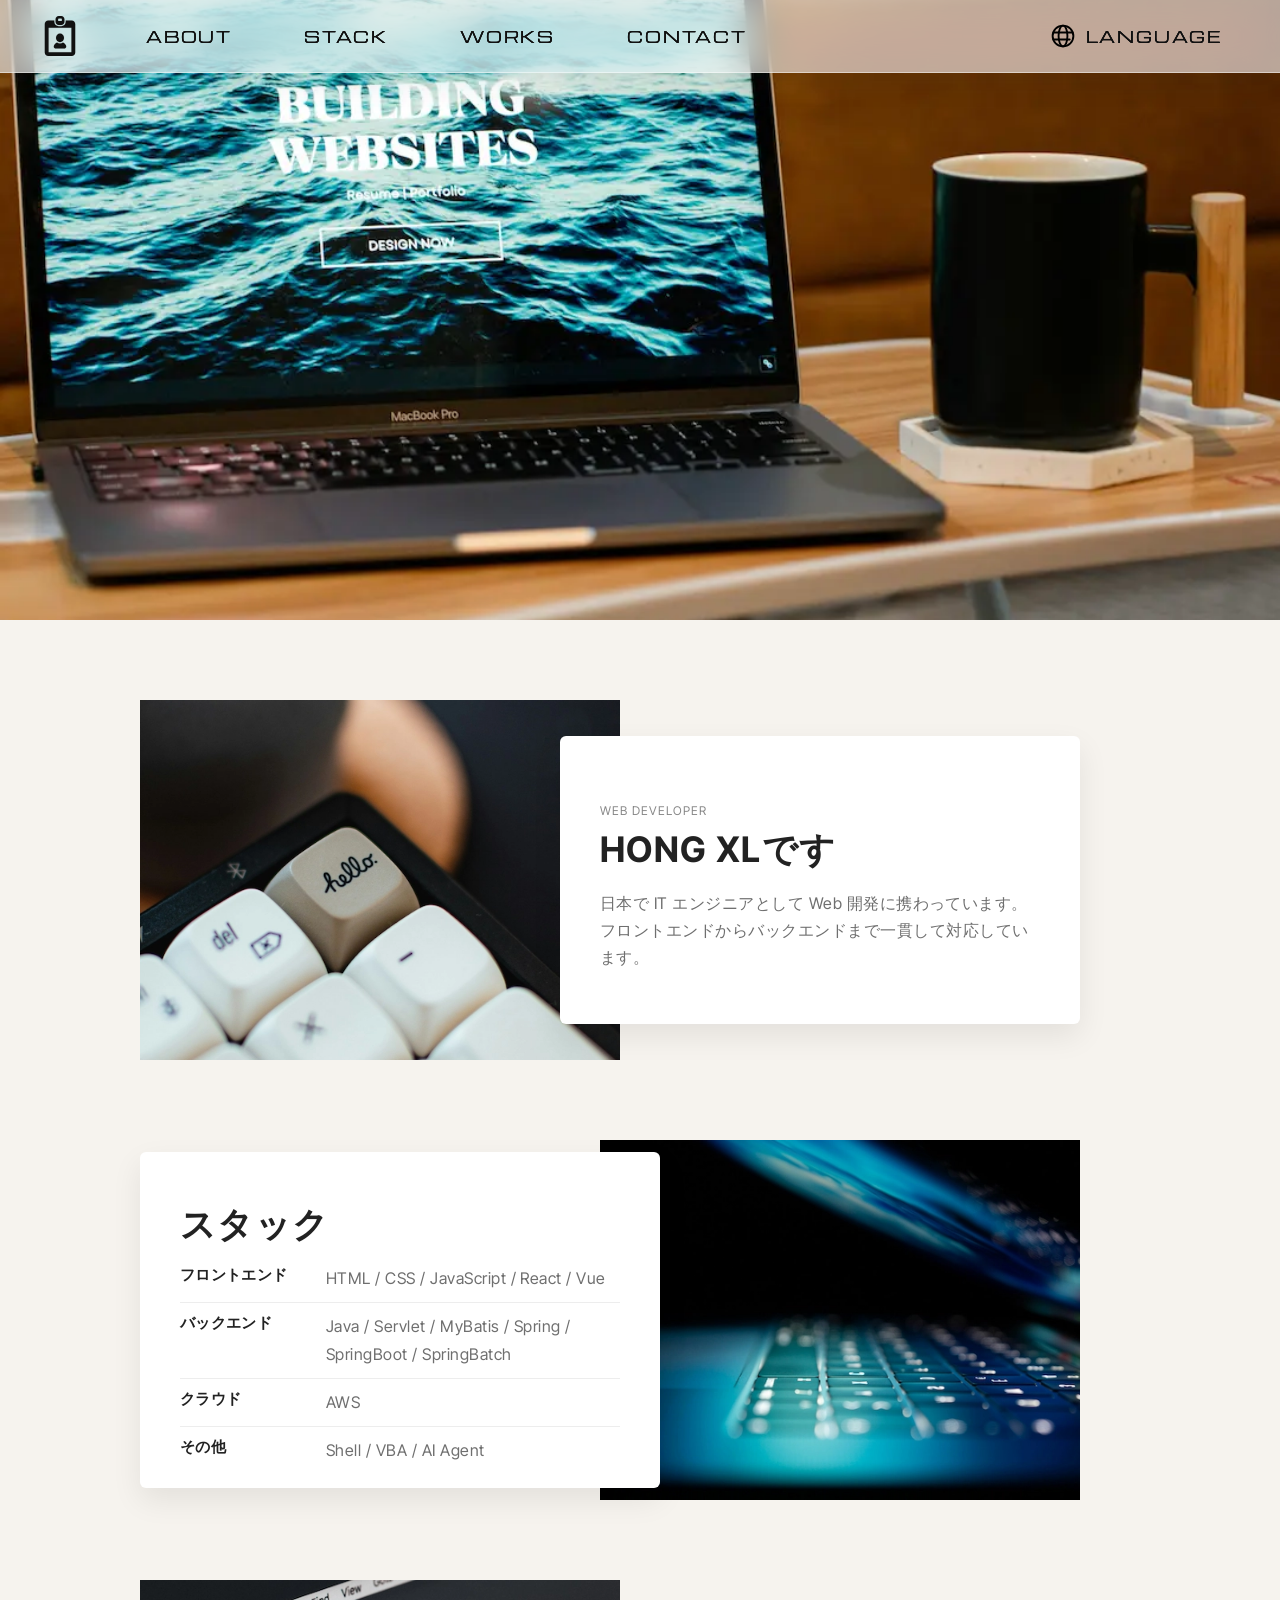
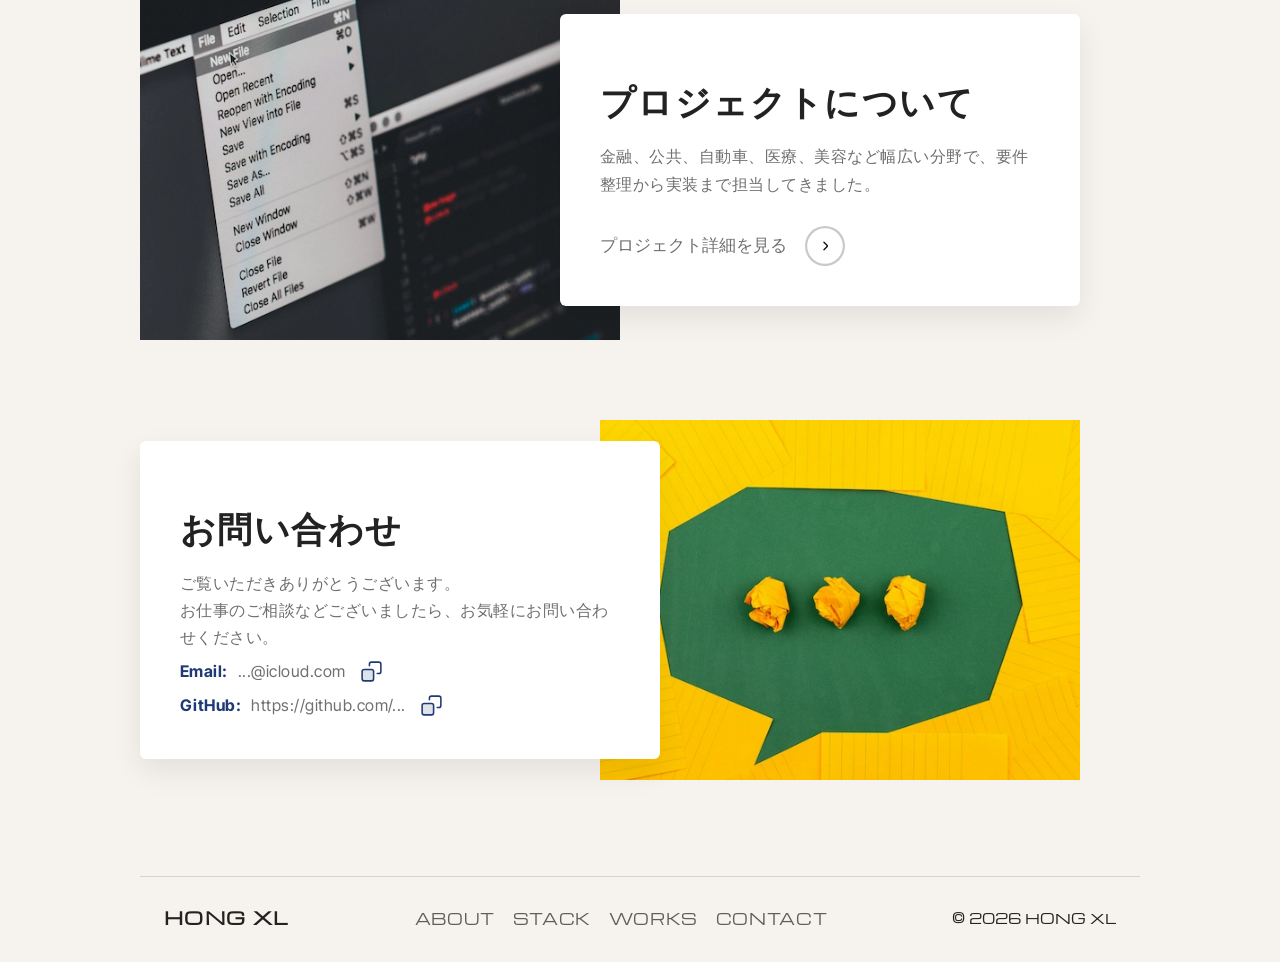
<file: index.html>
<!DOCTYPE html>
<html lang="ja">
    <head>
        <meta charset="UTF-8">
        <meta name="viewport" content="width=device-width, initial-scale=1.0">
        <title data-i18n="meta.home_title"></title>
        <link rel="stylesheet" href="./site/assets/css/base.css">
        <link rel="stylesheet" href="./site/assets/css/pages/index.css">
        <link rel="stylesheet" href="./site/assets/css/layout/header.css">
        <link rel="stylesheet" href="./site/assets/css/layout/navi.css">
        <link rel="stylesheet" href="./site/assets/css/layout/footer.css">
        <link href="https://fonts.googleapis.com/css2?family=Inter+Tight:wght@400;500&display=swap" rel="stylesheet">
        <script src="./site/assets/js/main.js" defer></script>
        <script src="./site/assets/js/index.js" defer></script>
    </head>

    <body>
        <header class="l-header">
            <a class="header-logo" href="./index.html" data-i18n-aria-label="common.back_to_top">
                <img src="./site/assets/images/icons/id.svg" alt="header-logo">
            </a>

            <nav class="l-navi" id="site-navigation">
                <div class="navi-btn-container">
                    <a class="navi-btn" href="#about" data-i18n="nav.about"></a>
                    <a class="navi-btn" href="#skill" data-i18n="nav.skill"></a>
                    <a class="navi-btn" href="#works" data-i18n="nav.works"></a>
                    <a class="navi-btn" href="#contact" data-i18n="nav.contact"></a>
                </div>
            </nav>

            <div class="header-tools">
                <div class="header-language">
                    <div class="language-menu">
                        <button
                            class="navi-btn language-menu__toggle"
                            type="button"
                            aria-expanded="false"
                            aria-controls="language-dropdown"
                        >
                            <img class="language-menu__icon" src="./site/assets/images/icons/language.svg" alt="">
                            <span class="language-menu__label" data-i18n="common.language"></span>
                        </button>
                        <div class="language-menu__dropdown" id="language-dropdown">
                            <button class="language-menu__option" type="button" data-language="zh">中文</button>
                            <button class="language-menu__option" type="button" data-language="jp">日本語</button>
                            <button class="language-menu__option" type="button" data-language="en">English</button>
                        </div>
                    </div>
                </div>

                <button
                    class="navi-toggle"
                    type="button"
                    aria-expanded="false"
                    aria-controls="site-navigation"
                    data-i18n-aria-label="common.open_navigation"
                >
                    <span class="navi-toggle__line"></span>
                    <span class="navi-toggle__line"></span>
                    <span class="navi-toggle__line"></span>
                </button>
            </div>
        </header>

        <main>
            <div class="main-img">
                <picture>
                    <source media="(max-width: 575px)" data-content-srcset="home.main_image.mobile">
                    <img data-content-src="home.main_image.desktop" alt="">
                </picture>
            </div>

            <div class="main-shell">
                <section class="sub-area-01" id="about">
                    <div class="sub-area-01__img">
                        <img data-content-src="home.about.image" alt="about visual">
                    </div>

                    <div class="sub-area-01__text-box">
                        <div class="text-box__content">
                            <span class="eyebrow" data-i18n="home.about.eyebrow"></span>
                            <h2 class="sub-area-01__title" data-i18n="home.about.title"></h2>
                            <p class="sub-area-01__text indent" data-i18n="home.about.body_1"></p>
                            <p class="sub-area-01__text indent" data-i18n="home.about.body_2"></p>
                        </div>
                    </div>
                </section>

                <section class="sub-area-02" id="skill">
                    <div class="sub-area-02__text-box">
                        <div class="text-box__content">
                            <h2 class="sub-area-02__title" data-i18n="home.skill.title"></h2>
                            <ul class="skill-list">
                                <li class="skill-list__item">
                                    <p class="skill-list__label" data-i18n="home.skill.frontend_label"></p>
                                    <p class="skill-list__value" data-i18n="home.skill.frontend_value"></p>
                                </li>
                                <li class="skill-list__item">
                                    <p class="skill-list__label" data-i18n="home.skill.backend_label"></p>
                                    <p class="skill-list__value" data-i18n="home.skill.backend_value"></p>
                                </li>
                                <li class="skill-list__item">
                                    <p class="skill-list__label" data-i18n="home.skill.cloud_label"></p>
                                    <p class="skill-list__value" data-i18n="home.skill.cloud_value"></p>
                                </li>
                                <li class="skill-list__item">
                                    <p class="skill-list__label" data-i18n="home.skill.other_label"></p>
                                    <p class="skill-list__value" data-i18n="home.skill.other_value"></p>
                                </li>
                            </ul>
                        </div>
                    </div>

                    <div class="sub-area-02__img">
                        <img data-content-src="home.skill.image" alt="skill visual">
                    </div>
                </section>

                <section class="sub-area-01" id="works">
                    <div class="sub-area-01__img">
                        <img data-content-src="home.works.image" alt="project visual">
                    </div>

                    <div class="sub-area-01__text-box">
                        <div class="text-box__content">
                            <h2 class="sub-area-01__title" data-i18n="home.works.title"></h2>
                            <p class="sub-area-01__text indent" data-i18n="home.works.body"></p>
                            <a class="project-link" href="./projects.html">
                                <p class="project-link__label" data-i18n="home.works.link"></p>
                                <span class="project-link__circle" aria-hidden="true">
                                    <img class="project-link__arrow" src="./site/assets/images/icons/arrow-next.svg" alt="">
                                </span>
                            </a>
                        </div>
                    </div>
                </section>

                <section class="sub-area-02" id="contact">
                    <div class="sub-area-02__text-box">
                        <div class="text-box__content">
                            <h2 class="sub-area-02__title" data-i18n="home.contact.title"></h2>
                            <p class="sub-area-02__text" data-i18n="home.contact.body_1"></p>
                            <p class="sub-area-02__text" data-i18n="home.contact.body_2"></p>
                            <div class="sub-area-02__text contact-copy-row">
                                <p class="contact-copy-label"><strong>Email:</strong></p>
                                <p class="contact-copy-value" data-content-text="home.contact.email"></p>
                                <button class="contact-copy-btn" type="button" data-i18n-aria-label="home.contact.copy_email">
                                    <img class="contact-copy-icon" src="./site/assets/images/icons/copy.svg" alt="">
                                </button>
                            </div>
                            <div class="sub-area-02__text contact-copy-row">
                                <p class="contact-copy-label"><strong>GitHub:</strong></p>
                                <p class="contact-copy-value" data-content-text="home.contact.github"></p>
                                <button class="contact-copy-btn" type="button" data-i18n-aria-label="home.contact.copy_github">
                                    <img class="contact-copy-icon" src="./site/assets/images/icons/copy.svg" alt="">
                                </button>
                            </div>
                        </div>
                    </div>

                    <div class="sub-area-02__img">
                        <img data-content-src="home.contact.image" alt="contact visual">
                    </div>
                </section>
            </div>
        </main>

        <footer class="l-footer">
            <div class="l-footer__inner">
                <p class="l-footer__brand" data-i18n="footer.brand"></p>
                <nav class="l-footer__nav" data-i18n-aria-label="common.footer">
                    <a class="l-footer__link" href="#about" data-i18n="nav.about"></a>
                    <a class="l-footer__link" href="#skill" data-i18n="nav.skill"></a>
                    <a class="l-footer__link" href="#works" data-i18n="nav.works"></a>
                    <a class="l-footer__link" href="#contact" data-i18n="nav.contact"></a>
                </nav>
                <p class="l-footer__copy" data-i18n="footer.copy"></p>
            </div>
        </footer>

        <button class="scroll-top-btn" type="button" data-i18n-aria-label="common.back_to_top">
            <img class="scroll-top-btn__icon" src="./site/assets/images/icons/scroll_top.svg" alt="">
        </button>
    </body>
</html>
</file>
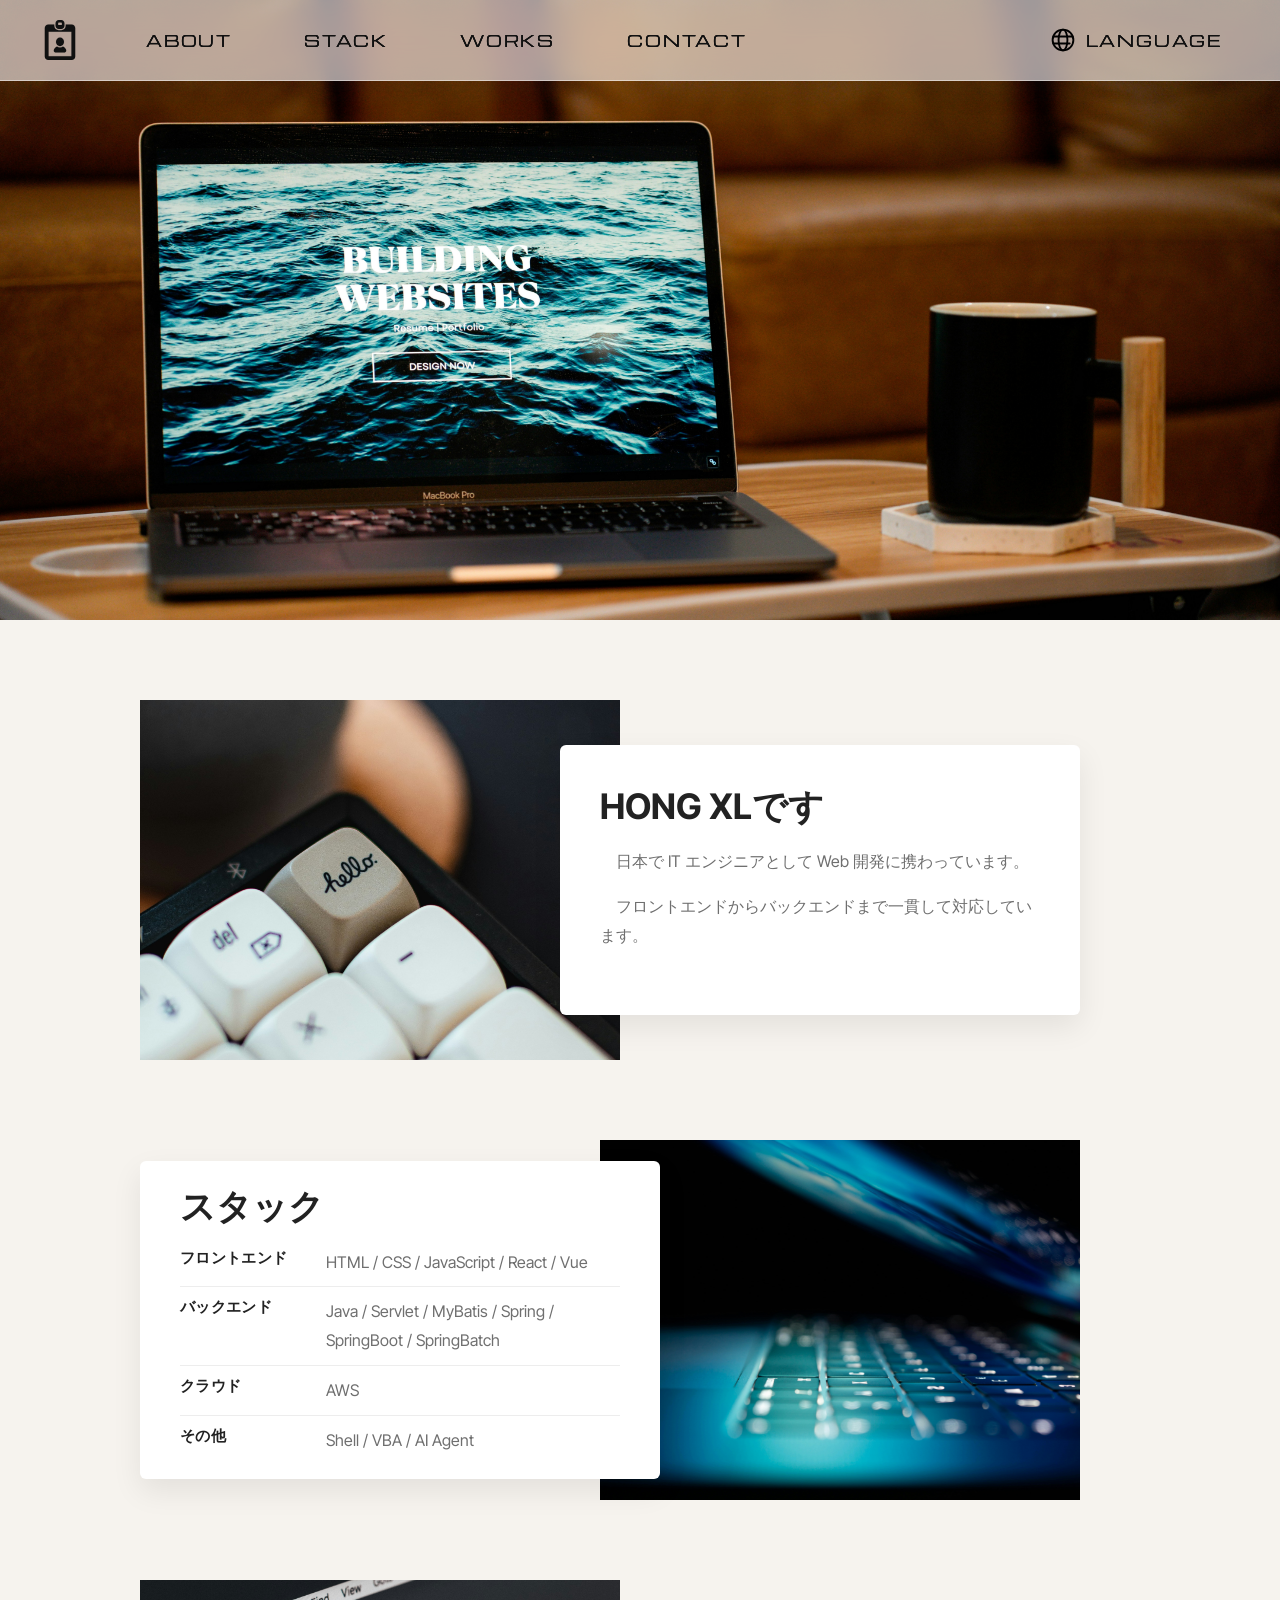
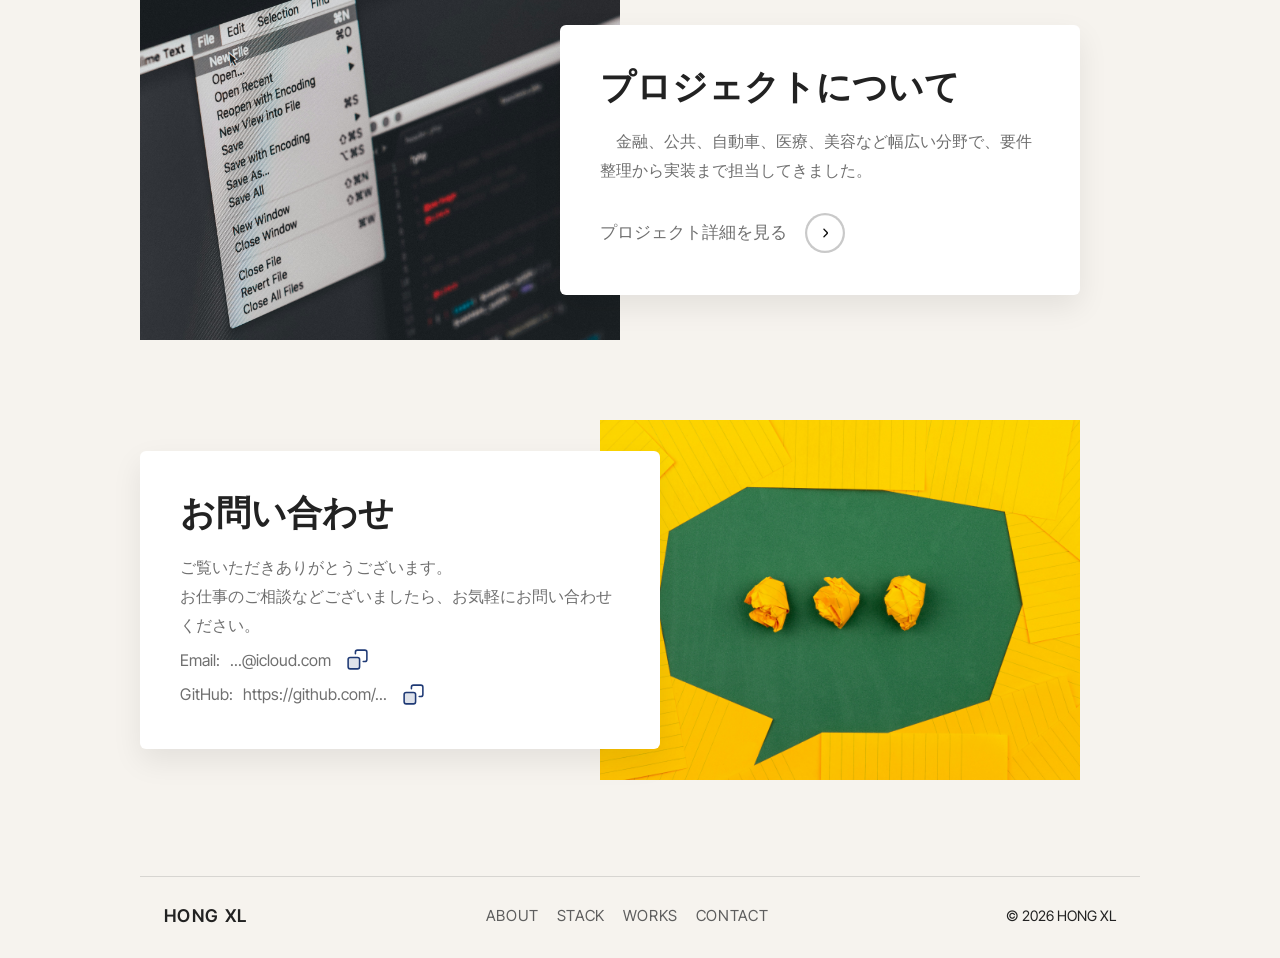
<file: site/index.html>
<!DOCTYPE html>
<html lang="ja">
    <head>
        <meta charset="UTF-8">
        <meta name="viewport" content="width=device-width, initial-scale=1.0">
        <title data-i18n="meta.home_title">Hong XL</title>
        <link rel="stylesheet" href="./common/css/base.css">
        <link rel="stylesheet" href="./common/css/index.css">
        <link rel="stylesheet" href="./common/css/header.css">
        <link rel="stylesheet" href="./common/css/navi.css">
        <link rel="stylesheet" href="./common/css/footer.css">
        <link href="https://fonts.googleapis.com/css2?family=Inter+Tight:wght@400;500&display=swap" rel="stylesheet">
        <script src="./common/js/main.js" defer></script>
        <script src="./common/js/index.js" defer></script>
    </head>

    <body data-page="home">
        <header class="l-header">
            <a class="header-logo" href="./index.html" aria-label="Back to top" data-i18n-aria-label="common.back_to_top">
                <img src="./common/images/id.svg" alt="header-logo">
            </a>

            <nav class="l-navi" id="site-navigation">
                <div class="navi-btn-container">
                    <a class="navi-btn" href="#about" data-i18n="nav.about">ABOUT</a>
                    <a class="navi-btn" href="#skill" data-i18n="nav.skill">STACK</a>
                    <a class="navi-btn" href="#works" data-i18n="nav.works">WORKS</a>
                    <a class="navi-btn" href="#contact" data-i18n="nav.contact">CONTACT</a>
                </div>
            </nav>

            <div class="header-tools">
                <div class="header-language">
                    <div class="language-menu">
                        <button
                            class="navi-btn language-menu__toggle"
                            type="button"
                            aria-expanded="false"
                            aria-controls="language-dropdown"
                        >
                            <img class="language-menu__icon" src="./common/images/language.svg" alt="">
                            <span data-i18n="common.language">LANGUAGE</span>
                        </button>
                        <div class="language-menu__dropdown" id="language-dropdown">
                            <button class="language-menu__option" type="button" data-language="zh">中文</button>
                            <button class="language-menu__option" type="button" data-language="jp">日本語</button>
                            <button class="language-menu__option" type="button" data-language="en">English</button>
                        </div>
                    </div>
                </div>

                <button
                    class="navi-toggle"
                    type="button"
                    aria-expanded="false"
                    aria-controls="site-navigation"
                    aria-label="Open navigation"
                    data-i18n-aria-label="common.open_navigation"
                >
                    <span class="navi-toggle__line"></span>
                    <span class="navi-toggle__line"></span>
                    <span class="navi-toggle__line"></span>
                </button>
            </div>
        </header>

        <main>
            <div class="main-img">
                <picture>
                    <source media="(max-width: 575px)" srcset="./common/images/bana02.jpg">
                    <img src="./common/images/bana01.jpg" alt="">
                </picture>
            </div>

            <div class="main-shell">
                <section class="sub-area-01" id="about">
                    <div class="sub-area-01__img">
                        <img src="./common/images/img01-02.jpg" alt="about visual">
                    </div>

                    <div class="sub-area-01__text-box">
                        <h2 class="sub-area-01__title" data-i18n="home.about.title">HONG XLです</h2>
                        <p class="sub-area-01__text indent" data-i18n="home.about.body_1">
                            日本でITエンジニアとして、Web開発に携わっています。フロントエンドからバックエンドまで一貫して対応しています。
                        </p>
                        <p class="sub-area-01__text indent" data-i18n="home.about.body_2">
                            チーム開発の現場で、安定した実装と継続的な改善を大切にしています。
                        </p>
                    </div>
                </section>

                <section class="sub-area-02" id="skill">
                    <div class="sub-area-02__text-box">
                        <h2 class="sub-area-02__title" data-i18n="home.skill.title">スキル</h2>
                        <ul class="skill-list">
                            <li class="skill-list__item">
                                <span class="skill-list__label" data-i18n="home.skill.frontend_label">フロントエンド</span>
                                <span class="skill-list__value">HTML / CSS / JavaScript / React / Vue</span>
                            </li>
                            <li class="skill-list__item">
                                <span class="skill-list__label" data-i18n="home.skill.backend_label">バックエンド</span>
                                <span class="skill-list__value">Java / Servlet / MyBatis / Spring / SpringBoot / SpringBatch</span>
                            </li>
                            <li class="skill-list__item">
                                <span class="skill-list__label" data-i18n="home.skill.cloud_label">クラウド</span>
                                <span class="skill-list__value">AWS</span>
                            </li>
                            <li class="skill-list__item">
                                <span class="skill-list__label" data-i18n="home.skill.other_label">その他</span>
                                <span class="skill-list__value">Shell / VBA / AI Agent</span>
                            </li>
                        </ul>
                    </div>

                    <div class="sub-area-02__img">
                        <img src="./common/images/img02.jpg" alt="skill visual">
                    </div>
                </section>

                <section class="sub-area-01" id="works">
                    <div class="sub-area-01__img">
                        <img src="./common/images/img03-02.jpg" alt="project visual">
                    </div>

                    <div class="sub-area-01__text-box">
                        <h2 class="sub-area-01__title" data-i18n="home.works.title">プロジェクトについて</h2>
                        <p class="sub-area-01__text indent" data-i18n="home.works.body">
                            金融、公共、自動車、医療、子育て支援など、幅広い分野で要件整理から実装まで担当してきました。
                        </p>
                        <a class="project-link" href="./#">
                            <span class="project-link__label" data-i18n="home.works.link">プロジェクト詳細を見る</span>
                            <span class="project-link__circle" aria-hidden="true">
                                <img class="project-link__arrow" src="./common/images/arrow-next.svg" alt="">
                            </span>
                        </a>
                    </div>
                </section>

                <section class="sub-area-02" id="contact">
                    <div class="sub-area-02__text-box">
                        <h2 class="sub-area-02__title" data-i18n="home.contact.title">問い合わせ</h2>
                        <p class="sub-area-02__text" data-i18n="home.contact.body_1">ご覧いただきありがとうございます。</p>
                        <p class="sub-area-02__text" data-i18n="home.contact.body_2">お仕事のご相談などございましたら、お気軽にご連絡ください。</p>
                        <p class="sub-area-02__text contact-copy-row">
                            <span class="contact-copy-label">Email:</span>
                            <span class="contact-copy-value">...@icloud.com</span>
                            <button class="contact-copy-btn" type="button" aria-label="Copy email" data-i18n-aria-label="home.contact.copy_email">
                                <img class="contact-copy-icon" src="./common/images/copy.svg" alt="">
                            </button>
                        </p>
                        <p class="sub-area-02__text contact-copy-row">
                            <span class="contact-copy-label">GitHub:</span>
                            <span class="contact-copy-value">https://github.com/...</span>
                            <button class="contact-copy-btn" type="button" aria-label="Copy GitHub link" data-i18n-aria-label="home.contact.copy_github">
                                <img class="contact-copy-icon" src="./common/images/copy.svg" alt="">
                            </button>
                        </p>
                    </div>

                    <div class="sub-area-02__img">
                        <img src="./common/images/img04.jpg" alt="contact visual">
                    </div>
                </section>
            </div>
        </main>

        <footer class="l-footer">
            <div class="l-footer__inner">
                <p class="l-footer__brand">HONG XL</p>
                <nav class="l-footer__nav" aria-label="Footer" data-i18n-aria-label="common.footer">
                    <a class="l-footer__link" href="#about" data-i18n="nav.about">ABOUT</a>
                    <a class="l-footer__link" href="#skill" data-i18n="nav.skill">SKILL</a>
                    <a class="l-footer__link" href="#works" data-i18n="nav.works">WORKS</a>
                    <a class="l-footer__link" href="#contact" data-i18n="nav.contact">CONTACT</a>
                </nav>
                <p class="l-footer__copy">© 2026 HONG XL</p>
            </div>
        </footer>
    </body>
</html>
</file>
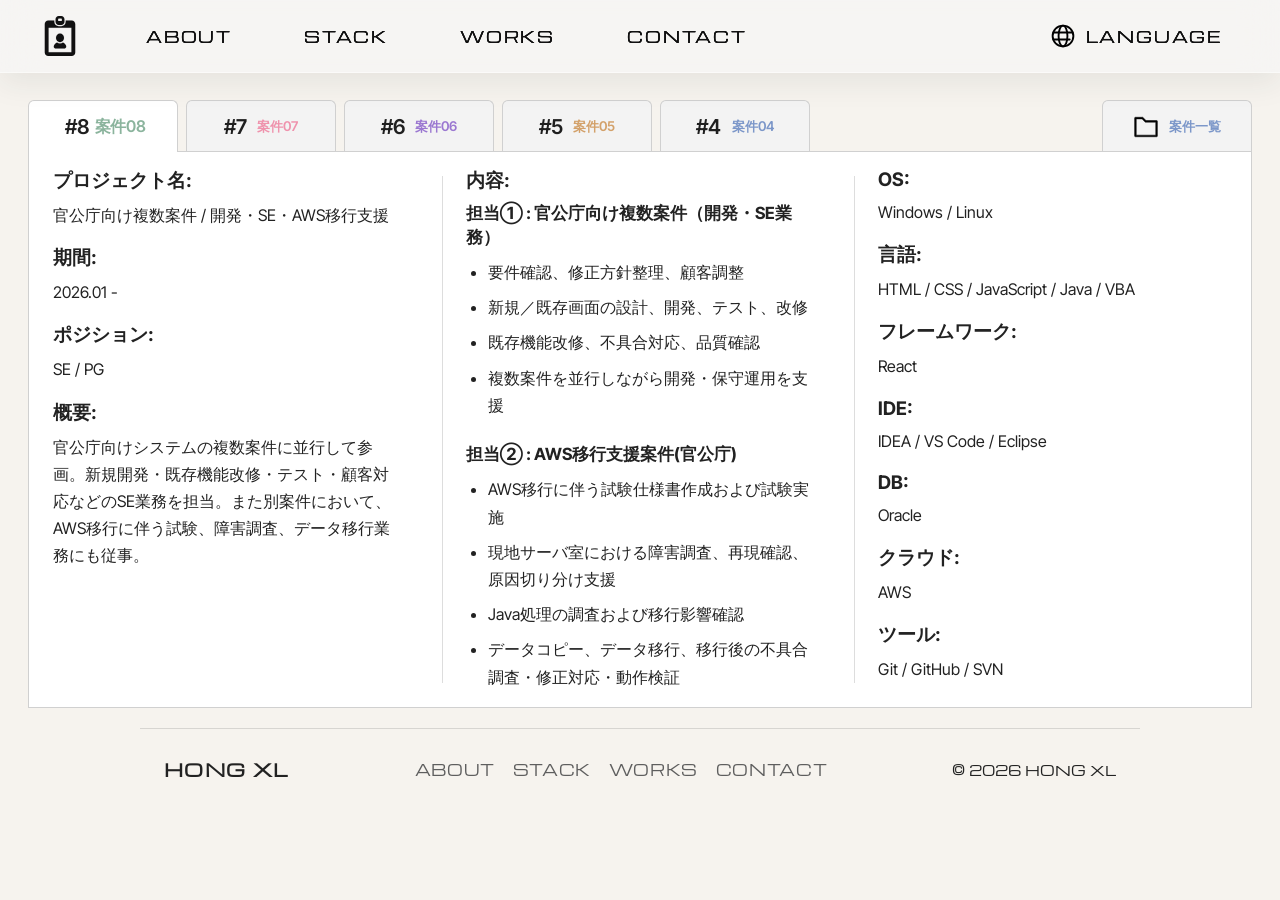
<file: projects.html>
<!DOCTYPE html>
<html lang="ja">
    <head>
        <meta charset="UTF-8">
        <meta name="viewport" content="width=device-width, initial-scale=1.0">
        <title data-i18n="meta.projects_title"></title>
        <link rel="stylesheet" href="./site/assets/css/base.css">
        <link rel="stylesheet" href="./site/assets/css/layout/header.css">
        <link rel="stylesheet" href="./site/assets/css/layout/navi.css">
        <link rel="stylesheet" href="./site/assets/css/layout/footer.css">
        <link rel="stylesheet" href="./site/assets/css/components/tab.css">
        <link rel="stylesheet" href="./site/assets/css/pages/projects.css">
        <link href="https://fonts.googleapis.com/css2?family=Inter+Tight:wght@400;500&display=swap" rel="stylesheet">
        <script src="./site/assets/js/main.js" defer></script>
        <script src="./site/assets/js/index.js" defer></script>
        <script src="./site/assets/js/tab.js" defer></script>
    </head>

    <body>
        <header class="l-header">
            <a class="header-logo" href="./index.html" data-i18n-aria-label="common.back_to_top">
                <img src="./site/assets/images/icons/id.svg" alt="header-logo">
            </a>

            <nav class="l-navi" id="site-navigation">
                <div class="navi-btn-container">
                    <a class="navi-btn" href="./index.html#about" data-i18n="nav.about"></a>
                    <a class="navi-btn" href="./index.html#skill" data-i18n="nav.skill"></a>
                    <a class="navi-btn" href="./index.html#works" data-i18n="nav.works"></a>
                    <a class="navi-btn" href="./index.html#contact" data-i18n="nav.contact"></a>
                </div>
            </nav>

            <div class="header-tools">
                <div class="header-language">
                    <div class="language-menu">
                        <button
                            class="navi-btn language-menu__toggle"
                            type="button"
                            aria-expanded="false"
                            aria-controls="language-dropdown"
                        >
                            <img class="language-menu__icon" src="./site/assets/images/icons/language.svg" alt="">
                            <span class="language-menu__label" data-i18n="common.language"></span>
                        </button>
                        <div class="language-menu__dropdown" id="language-dropdown">
                            <button class="language-menu__option" type="button" data-language="zh">中文</button>
                            <button class="language-menu__option" type="button" data-language="jp">日本語</button>
                            <button class="language-menu__option" type="button" data-language="en">English</button>
                        </div>
                    </div>
                </div>

                <button
                    class="navi-toggle"
                    type="button"
                    aria-expanded="false"
                    aria-controls="site-navigation"
                    data-i18n-aria-label="common.open_navigation"
                >
                    <span class="navi-toggle__line"></span>
                    <span class="navi-toggle__line"></span>
                    <span class="navi-toggle__line"></span>
                </button>
            </div>
        </header>

        <main>
            <div class="main-shell">
                <section class="projects-tabs" data-i18n-aria-label="projects.tabs_label" data-initial-tab="project08">
                    <div class="projects-tabs__nav" role="tablist" data-i18n-aria-label="projects.categories_label">
                        <button class="projects-tabs__tab is-active" type="button" role="tab" aria-selected="true" data-tab="project08">
                            <span class="projects-tabs__tab-primary">#8</span>
                            <span class="projects-tabs__tab-secondary" data-i18n="projects.tabs.project08"></span>
                        </button>
                        <button class="projects-tabs__tab" type="button" role="tab" aria-selected="false" data-tab="project07">
                            <span class="projects-tabs__tab-primary">#7</span>
                            <span class="projects-tabs__tab-secondary" data-i18n="projects.tabs.project07"></span>
                        </button>
                        <button class="projects-tabs__tab" type="button" role="tab" aria-selected="false" data-tab="project06">
                            <span class="projects-tabs__tab-primary">#6</span>
                            <span class="projects-tabs__tab-secondary" data-i18n="projects.tabs.project06"></span>
                        </button>
                        <button class="projects-tabs__tab" type="button" role="tab" aria-selected="false" data-tab="project05">
                            <span class="projects-tabs__tab-primary">#5</span>
                            <span class="projects-tabs__tab-secondary" data-i18n="projects.tabs.project05"></span>
                        </button>
                        <button class="projects-tabs__tab projects-tabs__tab--overflow" type="button" role="tab" aria-selected="false" data-tab="project04">
                            <span class="projects-tabs__tab-primary">#4</span>
                            <span class="projects-tabs__tab-secondary" data-i18n="projects.tabs.project04"></span>
                        </button>
                        <button class="projects-tabs__tab projects-tabs__tab--overview" type="button" role="tab" aria-selected="false" data-tab="overview">
                            <span class="projects-tabs__tab-primary projects-tabs__tab-primary--icon">
                                <img
                                    class="projects-tabs__tab-icon"
                                    src="./site/assets/images/icons/folder.svg"
                                    alt=""
                                    data-tab-icon-closed="./site/assets/images/icons/folder.svg"
                                    data-tab-icon-open="./site/assets/images/icons/folder-open.svg"
                                >
                            </span>
                            <span class="projects-tabs__tab-secondary" data-i18n="projects.tabs.overview"></span>
                        </button>
                    </div>

                    <div class="projects-tabs__panel" role="tabpanel">
                        <div class="projects-tabs__panel-default">
                            <div class="projects-tabs__panel-column">
                                <div class="projects-tabs__panel-group">
                                    <h3 data-i18n="projects.panel.left.project_name_label"></h3>
                                    <p data-project-field="left.project_name"></p>
                                </div>
                                <div class="projects-tabs__panel-group">
                                    <h3 data-i18n="projects.panel.left.period_label"></h3>
                                    <p data-project-field="left.period"></p>
                                </div>
                                <div class="projects-tabs__panel-group">
                                    <h3 data-i18n="projects.panel.left.position_label"></h3>
                                    <p data-project-field="left.position"></p>
                                </div>
                                <div class="projects-tabs__panel-group">
                                    <h3 data-i18n="projects.panel.left.overview_label"></h3>
                                    <p data-project-field="left.overview"></p>
                                </div>
                            </div>
                            <div class="projects-tabs__panel-column">
                                <div class="projects-tabs__panel-group">
                                    <h3 data-i18n="projects.panel.center.content_label"></h3>
                                    <div data-project-field="center.content" data-project-field-type="rich"></div>
                                </div>
                            </div>
                            <div class="projects-tabs__panel-column">
                                <div class="projects-tabs__panel-group">
                                    <h3 data-i18n="projects.panel.right.os_label"></h3>
                                    <p data-project-field="right.os"></p>
                                </div>
                                <div class="projects-tabs__panel-group">
                                    <h3 data-i18n="projects.panel.right.language_label"></h3>
                                    <p data-project-field="right.language"></p>
                                </div>
                                <div class="projects-tabs__panel-group">
                                    <h3 data-i18n="projects.panel.right.framework_label"></h3>
                                    <p data-project-field="right.framework"></p>
                                </div>
                                <div class="projects-tabs__panel-group">
                                    <h3 data-i18n="projects.panel.right.ide_label"></h3>
                                    <p data-project-field="right.ide"></p>
                                </div>
                                <div class="projects-tabs__panel-group">
                                    <h3 data-i18n="projects.panel.right.db_label"></h3>
                                    <p data-project-field="right.db"></p>
                                </div>
                                <div class="projects-tabs__panel-group">
                                    <h3 data-i18n="projects.panel.right.cloud_label"></h3>
                                    <p data-project-field="right.cloud"></p>
                                </div>
                                <div class="projects-tabs__panel-group">
                                    <h3 data-i18n="projects.panel.right.tools_label"></h3>
                                    <p data-project-field="right.tools"></p>
                                </div>
                            </div>
                        </div>

                        <div class="projects-tabs__panel-overview" data-overview-panel hidden>
                            <ul class="projects-tabs__overview-list">
                                <li class="projects-tabs__overview-item">
                                    <button class="projects-tabs__overview-button" type="button" data-overview-target="project08">
                                        <span class="projects-tabs__overview-bullet">#08</span>
                                        <span data-overview-label="project08"></span>
                                    </button>
                                </li>
                                <li class="projects-tabs__overview-item">
                                    <button class="projects-tabs__overview-button" type="button" data-overview-target="project07">
                                        <span class="projects-tabs__overview-bullet">#07</span>
                                        <span data-overview-label="project07"></span>
                                    </button>
                                </li>
                                <li class="projects-tabs__overview-item">
                                    <button class="projects-tabs__overview-button" type="button" data-overview-target="project06">
                                        <span class="projects-tabs__overview-bullet">#06</span>
                                        <span data-overview-label="project06"></span>
                                    </button>
                                </li>
                                <li class="projects-tabs__overview-item">
                                    <button class="projects-tabs__overview-button" type="button" data-overview-target="project05">
                                        <span class="projects-tabs__overview-bullet">#05</span>
                                        <span data-overview-label="project05"></span>
                                    </button>
                                </li>
                                <li class="projects-tabs__overview-item">
                                    <button class="projects-tabs__overview-button" type="button" data-overview-target="project04">
                                        <span class="projects-tabs__overview-bullet">#04</span>
                                        <span data-overview-label="project04"></span>
                                    </button>
                                </li>
                                <li class="projects-tabs__overview-item">
                                    <button class="projects-tabs__overview-button" type="button" data-overview-target="project03">
                                        <span class="projects-tabs__overview-bullet">#03</span>
                                        <span data-overview-label="project03"></span>
                                    </button>
                                </li>
                                <li class="projects-tabs__overview-item">
                                    <button class="projects-tabs__overview-button" type="button" data-overview-target="project02">
                                        <span class="projects-tabs__overview-bullet">#02</span>
                                        <span data-overview-label="project02"></span>
                                    </button>
                                </li>
                                <li class="projects-tabs__overview-item">
                                    <button class="projects-tabs__overview-button" type="button" data-overview-target="project01">
                                        <span class="projects-tabs__overview-bullet">#01</span>
                                        <span data-overview-label="project01"></span>
                                    </button>
                                </li>
                            </ul>
                        </div>
                    </div>
                </section>
            </div>
        </main>

        <footer class="l-footer">
            <div class="l-footer__inner">
                <p class="l-footer__brand" data-i18n="footer.brand"></p>
                <nav class="l-footer__nav" data-i18n-aria-label="common.footer">
                    <a class="l-footer__link" href="./index.html#about" data-i18n="nav.about"></a>
                    <a class="l-footer__link" href="./index.html#skill" data-i18n="nav.skill"></a>
                    <a class="l-footer__link" href="./index.html#works" data-i18n="nav.works"></a>
                    <a class="l-footer__link" href="./index.html#contact" data-i18n="nav.contact"></a>
                </nav>
                <p class="l-footer__copy" data-i18n="footer.copy"></p>
            </div>
        </footer>

        <button class="scroll-top-btn" type="button" data-i18n-aria-label="common.back_to_top">
            <img class="scroll-top-btn__icon" src="./site/assets/images/icons/scroll_top.svg" alt="">
        </button>
    </body>
</html>
</file>
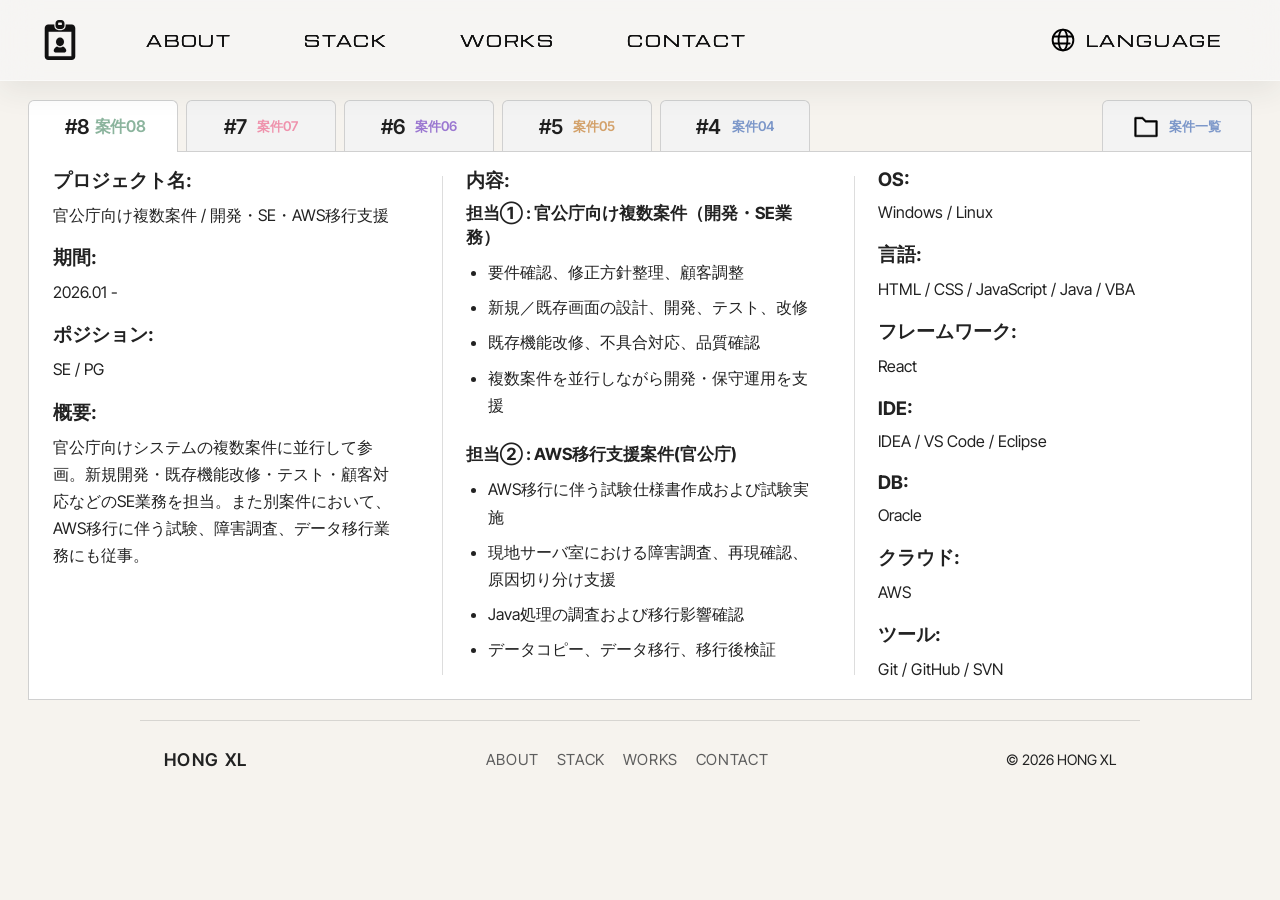
<file: site/projects.html>
<!DOCTYPE html>
<html lang="ja">
    <head>
        <meta charset="UTF-8">
        <meta name="viewport" content="width=device-width, initial-scale=1.0">
        <title data-i18n="meta.projects_title">Projects</title>
        <link rel="stylesheet" href="./common/css/base.css">
        <link rel="stylesheet" href="./common/css/header.css">
        <link rel="stylesheet" href="./common/css/navi.css">
        <link rel="stylesheet" href="./common/css/footer.css">
        <link rel="stylesheet" href="./common/css/components/tab.css">
        <link rel="stylesheet" href="./common/css/projects.css">
        <link href="https://fonts.googleapis.com/css2?family=Inter+Tight:wght@400;500&display=swap" rel="stylesheet">
        <script src="./common/js/main.js" defer></script>
        <script src="./common/js/index.js" defer></script>
        <script src="./common/js/tab.js" defer></script>
    </head>

    <body data-page="projects">
        <header class="l-header">
            <a class="header-logo" href="../index.html" aria-label="Back to page top" data-i18n-aria-label="common.back_to_top">
                <img src="./common/images/id.svg" alt="header-logo">
            </a>

            <nav class="l-navi" id="site-navigation">
                <div class="navi-btn-container">
                    <a class="navi-btn" href="../index.html#about" data-i18n="nav.about">ABOUT</a>
                    <a class="navi-btn" href="../index.html#skill" data-i18n="nav.skill">STACK</a>
                    <a class="navi-btn" href="../index.html#works" data-i18n="nav.works">WORKS</a>
                    <a class="navi-btn" href="../index.html#contact" data-i18n="nav.contact">CONTACT</a>
                </div>
            </nav>

            <div class="header-tools">
                <div class="header-language">
                    <div class="language-menu">
                        <button
                            class="navi-btn language-menu__toggle"
                            type="button"
                            aria-expanded="false"
                            aria-controls="language-dropdown"
                        >
                            <img class="language-menu__icon" src="./common/images/language.svg" alt="">
                            <span class="language-menu__label" data-i18n="common.language">LANGUAGE</span>
                        </button>
                        <div class="language-menu__dropdown" id="language-dropdown">
                            <button class="language-menu__option" type="button" data-language="zh">中文</button>
                            <button class="language-menu__option" type="button" data-language="jp">日本語</button>
                            <button class="language-menu__option" type="button" data-language="en">English</button>
                        </div>
                    </div>
                </div>

                <button
                    class="navi-toggle"
                    type="button"
                    aria-expanded="false"
                    aria-controls="site-navigation"
                    aria-label="Open navigation"
                    data-i18n-aria-label="common.open_navigation"
                >
                    <span class="navi-toggle__line"></span>
                    <span class="navi-toggle__line"></span>
                    <span class="navi-toggle__line"></span>
                </button>
            </div>
        </header>

        <main>
            <div class="main-shell">
                <section class="projects-tabs" aria-label="Projects tabs" data-i18n-aria-label="projects.tabs_label" data-initial-tab="project08">
                    <div class="projects-tabs__nav" role="tablist" aria-label="Project categories" data-i18n-aria-label="projects.categories_label">
                        <button class="projects-tabs__tab is-active" type="button" role="tab" aria-selected="true" data-tab="project08">
                            <span class="projects-tabs__tab-primary">#8</span>
                            <span class="projects-tabs__tab-secondary" data-i18n="projects.tabs.project08">案件08</span>
                        </button>
                        <button class="projects-tabs__tab" type="button" role="tab" aria-selected="false" data-tab="project07">
                            <span class="projects-tabs__tab-primary">#7</span>
                            <span class="projects-tabs__tab-secondary" data-i18n="projects.tabs.project07">案件07</span>
                        </button>
                        <button class="projects-tabs__tab" type="button" role="tab" aria-selected="false" data-tab="project06">
                            <span class="projects-tabs__tab-primary">#6</span>
                            <span class="projects-tabs__tab-secondary" data-i18n="projects.tabs.project06">案件06</span>
                        </button>
                        <button class="projects-tabs__tab" type="button" role="tab" aria-selected="false" data-tab="project05">
                            <span class="projects-tabs__tab-primary">#5</span>
                            <span class="projects-tabs__tab-secondary" data-i18n="projects.tabs.project05">案件05</span>
                        </button>
                        <button class="projects-tabs__tab projects-tabs__tab--overflow" type="button" role="tab" aria-selected="false" data-tab="project04">
                            <span class="projects-tabs__tab-primary">#4</span>
                            <span class="projects-tabs__tab-secondary" data-i18n="projects.tabs.project04">案件04</span>
                        </button>
                        <button class="projects-tabs__tab projects-tabs__tab--overview" type="button" role="tab" aria-selected="false" data-tab="overview">
                            <span class="projects-tabs__tab-primary projects-tabs__tab-primary--icon">
                                <img
                                    class="projects-tabs__tab-icon"
                                    src="./common/images/folder.svg"
                                    alt=""
                                    data-tab-icon-closed="./common/images/folder.svg"
                                    data-tab-icon-open="./common/images/folder-open.svg"
                                >
                            </span>
                            <span class="projects-tabs__tab-secondary" data-i18n="projects.tabs.overview">案件一览</span>
                        </button>
                    </div>

                    <div class="projects-tabs__panel" role="tabpanel">
                        <div class="projects-tabs__panel-default">
                            <div class="projects-tabs__panel-column">
                                <div class="projects-tabs__panel-group">
                                    <h3 data-i18n="projects.panel.left.project_name_label">Project:</h3>
                                    <p data-project-field="left.project_name"></p>
                                </div>
                                <div class="projects-tabs__panel-group">
                                    <h3 data-i18n="projects.panel.left.period_label">Period:</h3>
                                    <p data-project-field="left.period"></p>
                                </div>
                                <div class="projects-tabs__panel-group">
                                    <h3 data-i18n="projects.panel.left.position_label">Position:</h3>
                                    <p data-project-field="left.position"></p>
                                </div>
                                <div class="projects-tabs__panel-group">
                                    <h3 data-i18n="projects.panel.left.overview_label">Overview:</h3>
                                    <p data-project-field="left.overview"></p>
                                </div>
                            </div>
                            <div class="projects-tabs__panel-column">
                                <div class="projects-tabs__panel-group">
                                    <h3 data-i18n="projects.panel.center.content_label">Content:</h3>
                                    <div data-project-field="center.content" data-project-field-type="rich"></div>
                                </div>
                            </div>
                            <div class="projects-tabs__panel-column">
                                <div class="projects-tabs__panel-group">
                                    <h3 data-i18n="projects.panel.right.os_label">OS:</h3>
                                    <p data-project-field="right.os"></p>
                                </div>
                                <div class="projects-tabs__panel-group">
                                    <h3 data-i18n="projects.panel.right.language_label">Language:</h3>
                                    <p data-project-field="right.language"></p>
                                </div>
                                <div class="projects-tabs__panel-group">
                                    <h3 data-i18n="projects.panel.right.framework_label">Framework:</h3>
                                    <p data-project-field="right.framework"></p>
                                </div>
                                <div class="projects-tabs__panel-group">
                                    <h3 data-i18n="projects.panel.right.ide_label">IDE:</h3>
                                    <p data-project-field="right.ide"></p>
                                </div>
                                <div class="projects-tabs__panel-group">
                                    <h3 data-i18n="projects.panel.right.db_label">DB:</h3>
                                    <p data-project-field="right.db"></p>
                                </div>
                                <div class="projects-tabs__panel-group">
                                    <h3 data-i18n="projects.panel.right.cloud_label">Cloud:</h3>
                                    <p data-project-field="right.cloud"></p>
                                </div>
                                <div class="projects-tabs__panel-group">
                                    <h3 data-i18n="projects.panel.right.tools_label">Tools:</h3>
                                    <p data-project-field="right.tools"></p>
                                </div>
                            </div>
                        </div>

                        <div class="projects-tabs__panel-overview" data-overview-panel hidden>
                            <ul class="projects-tabs__overview-list">
                                <li class="projects-tabs__overview-item">
                                    <button class="projects-tabs__overview-button" type="button" data-overview-target="project08">
                                        <span class="projects-tabs__overview-bullet">#08</span>
                                        <span data-overview-label="project08">案件08</span>
                                    </button>
                                </li>
                                <li class="projects-tabs__overview-item">
                                    <button class="projects-tabs__overview-button" type="button" data-overview-target="project07">
                                        <span class="projects-tabs__overview-bullet">#07</span>
                                        <span data-overview-label="project07">案件07</span>
                                    </button>
                                </li>
                                <li class="projects-tabs__overview-item">
                                    <button class="projects-tabs__overview-button" type="button" data-overview-target="project06">
                                        <span class="projects-tabs__overview-bullet">#06</span>
                                        <span data-overview-label="project06">案件06</span>
                                    </button>
                                </li>
                                <li class="projects-tabs__overview-item">
                                    <button class="projects-tabs__overview-button" type="button" data-overview-target="project05">
                                        <span class="projects-tabs__overview-bullet">#05</span>
                                        <span data-overview-label="project05">案件05</span>
                                    </button>
                                </li>
                                <li class="projects-tabs__overview-item">
                                    <button class="projects-tabs__overview-button" type="button" data-overview-target="project04">
                                        <span class="projects-tabs__overview-bullet">#04</span>
                                        <span data-overview-label="project04">案件04</span>
                                    </button>
                                </li>
                                <li class="projects-tabs__overview-item">
                                    <button class="projects-tabs__overview-button" type="button" data-overview-target="project03">
                                        <span class="projects-tabs__overview-bullet">#03</span>
                                        <span data-overview-label="project03">案件03</span>
                                    </button>
                                </li>
                                <li class="projects-tabs__overview-item">
                                    <button class="projects-tabs__overview-button" type="button" data-overview-target="project02">
                                        <span class="projects-tabs__overview-bullet">#02</span>
                                        <span data-overview-label="project02">案件02</span>
                                    </button>
                                </li>
                                <li class="projects-tabs__overview-item">
                                    <button class="projects-tabs__overview-button" type="button" data-overview-target="project01">
                                        <span class="projects-tabs__overview-bullet">#01</span>
                                        <span data-overview-label="project01">案件01</span>
                                    </button>
                                </li>
                            </ul>
                        </div>
                    </div>
                </section>
            </div>
        </main>

        <footer class="l-footer">
            <div class="l-footer__inner">
                <p class="l-footer__brand">HONG XL</p>
                <nav class="l-footer__nav" aria-label="Footer" data-i18n-aria-label="common.footer">
                    <a class="l-footer__link" href="../index.html#about" data-i18n="nav.about">ABOUT</a>
                    <a class="l-footer__link" href="../index.html#skill" data-i18n="nav.skill">STACK</a>
                    <a class="l-footer__link" href="../index.html#works" data-i18n="nav.works">WORKS</a>
                    <a class="l-footer__link" href="../index.html#contact" data-i18n="nav.contact">CONTACT</a>
                </nav>
                <p class="l-footer__copy">© 2026 HONG XL</p>
            </div>
        </footer>

        <button class="scroll-top-btn" type="button" aria-label="Back to page top" data-i18n-aria-label="common.back_to_top">
            <img class="scroll-top-btn__icon" src="./common/images/scroll_top.svg" alt="">
        </button>
    </body>
</html>
</file>
<file: site/assets/css/base.css>
@charset "UTF-8";

:root {
    --color-bg: #f6f3ee;
    --color-surface: #ffffff;
    --color-surface-soft: #fafafa;
    --color-surface-muted: #f7f7f7;
    --color-surface-subtle: #f3f3f3;
    --color-text: #222222;
    --color-text-strong: #1f1f1f;
    --color-text-muted: #6f6f6f;
    --color-text-light: #888888;
    --color-text-inverse: #111111;
    --color-text-black: #000000;
    --color-border: rgba(34, 34, 34, 0.14);
    --color-border-soft: rgba(34, 34, 34, 0.08);
    --color-border-strong: #d0d0d0;
    --color-border-muted: #d9d9d9;
    --color-border-subtle: #dddddd;
    --color-accent-blue: #1f3a75;
    --color-accent-red: #d63d34;
    --color-accent-success: #8bb49d;
    --color-accent-violet: #9b78d1;
    --color-accent-pink: #ef93ad;
    --color-accent-indigo: #7c97c9;
    --color-accent-gold: #d3a16a;
    --shadow-card: 0 12px 30px rgba(0, 0, 0, 0.08);
    --shadow-card-hover: 0 24px 52px rgba(0, 0, 0, 0.16);
    --shadow-float: 0 18px 36px rgba(41, 45, 50, 0.12);
    --shadow-float-strong: 0 22px 44px rgba(0, 0, 0, 0.12);
    --content-width: 1000px;
    --page-padding: 24px;
    --font-family-sans: "Inter Tight", sans-serif;
    --font-family-display: "MichromaLocal", "Inter Tight", sans-serif;
    --radius-pill: 999px;
    --radius-card: 6px;
    --radius-panel: 14px;
    --radius-panel-lg: 20px;
    --radius-panel-xl: 24px;
    --transition-fast: 0.2s ease;
    --transition-ui: 0.22s ease;
    --transition-panel: 0.26s ease;
}

html {
    scroll-behavior: smooth;
}

body {
    margin: 0;
    background-color: var(--color-bg);
    color: var(--color-text);
    font-family: var(--font-family-sans);
}

.scroll-top-btn {
    position: fixed;
    right: 24px;
    bottom: 24px;
    z-index: 900;
    display: inline-flex;
    align-items: center;
    justify-content: center;
    width: 64px;
    height: 64px;
    padding: 0;
    border: 1px solid rgba(255, 255, 255, 0.72);
    border-radius: var(--radius-pill);
    background:
        linear-gradient(180deg, rgba(255, 255, 255, 0.88) 0%, rgba(255, 255, 255, 0.68) 100%);
    box-shadow:
        inset 0 1px 0 rgba(255, 255, 255, 0.92),
        0 0 0 1px rgba(17, 17, 17, 0.06),
        0 20px 42px rgba(41, 45, 50, 0.2);
    backdrop-filter: blur(24px) saturate(165%);
    -webkit-backdrop-filter: blur(24px) saturate(165%);
    cursor: pointer;
    opacity: 0;
    visibility: hidden;
    pointer-events: none;
    transform: translateY(14px);
    transition: opacity var(--transition-ui), transform var(--transition-ui), visibility var(--transition-ui), box-shadow var(--transition-ui);
}

.scroll-top-btn.is-visible {
    opacity: 1;
    visibility: visible;
    pointer-events: auto;
    transform: translateY(0);
}

.scroll-top-btn:hover,
.scroll-top-btn:focus-visible {
    box-shadow:
        inset 0 1px 0 rgba(255, 255, 255, 0.98),
        0 0 0 1px rgba(17, 17, 17, 0.08),
        0 24px 46px rgba(41, 45, 50, 0.24);
}

.scroll-top-btn.is-visible:hover,
.scroll-top-btn.is-visible:focus-visible {
    transform: translateY(-2px);
}

.scroll-top-btn__icon {
    display: block;
    width: 30px;
    height: 30px;
}

main {
    padding-top: 0;
}

.main-shell {
    width: 100%;
    box-sizing: border-box;
}

@media (max-width: 575px) {
    :root {
        --page-padding: 20px;
    }

    .scroll-top-btn {
        right: 16px;
        bottom: 16px;
        width: 56px;
        height: 56px;
    }

    .scroll-top-btn__icon {
        width: 26px;
        height: 26px;
    }
}
</file>
<file: site/assets/css/pages/index.css>
@charset "UTF-8";

@property --ring-angle {
    syntax: "<angle>";
    inherits: false;
    initial-value: 0deg;
}

.main-img {
    display: flex;
    justify-content: center;
    align-items: center;
    background-color: rgb(201, 219, 204);
    height: 620px;
    overflow: hidden;
}

.main-img picture {
    display: block;
    width: 100%;
    height: 100%;
}

.main-img img {
    display: block;
    width: 100%;
    height: 100%;
    object-fit: cover;
    object-position: left center;
}

.sub-area-01,
.sub-area-02 {
    display: flex;
    align-items: center;
    max-width: var(--content-width);
    margin: 80px auto;
    padding: 0 var(--page-padding);
    scroll-margin-top: 110px;
}

.sub-area-01__img,
.sub-area-02__img {
    position: relative;
    width: 48%;
    min-height: 360px;
    background-color: #d9e6ee;
    overflow: hidden;
}

.sub-area-01__img img,
.sub-area-02__img img {
    position: absolute;
    inset: 0;
    display: block;
    width: 100%;
    height: 100%;
    object-fit: cover;
}

.sub-area-01__text-box,
.sub-area-02__text-box {
    position: relative;
    z-index: 1;
    width: 52%;
    min-height: 270px;
    padding: 40px;
    background-color: var(--color-surface);
    border-radius: var(--radius-card);
    box-sizing: border-box;
    box-shadow: var(--shadow-card);
    transition: transform 0.25s ease, box-shadow 0.25s ease;
    touch-action: manipulation;
}

.text-box__content {
    width: 100%;
    margin-top: 27px;
}

.sub-area-01__text-box {
    margin-left: -60px;
}

.sub-area-02__text-box {
    margin-right: -60px;
}

#skill .sub-area-02__text-box {
    padding: 24px 40px;
}

.sub-area-01__text-box:hover,
.sub-area-02__text-box:hover {
    transform: translateY(-6px);
    box-shadow: var(--shadow-card-hover);
}

.sub-area-01__title,
.sub-area-02__title {
    margin: 0 0 20px;
    font-size: 2.2rem;
    line-height: 1.2;
    letter-spacing: 0.04em;
    color: var(--color-text);
}

.eyebrow {
    display: block;
    font-size: 12px;
    letter-spacing: 0.08em;
    text-transform: uppercase;
    color: var(--color-text-light);
    margin-bottom: 10px;
}

.sub-area-01__text,
.sub-area-02__text,
.skill-list__value,
.project-link {
    color: var(--color-text-muted);
}

.sub-area-01__text,
.sub-area-02__text,
.skill-list__value {
    font-size: 1rem;
    line-height: 1.7;
    letter-spacing: 0.03em;
}

.sub-area-01__text {
    margin: 0;
}

.sub-area-01__text + .sub-area-01__text {
    margin-bottom: 0.8em;
}

.sub-area-02__text {
    margin: 0;
}

.indent {
    text-indent: 0;
}

.project-link {
    display: inline-flex;
    align-items: center;
    gap: 18px;
    margin-top: 28px;
    text-decoration: none;
}

.project-link__label {
    position: relative;
    margin: 0;
    font-size: 1.05rem;
    line-height: 1.4;
}

.project-link__label::after {
    content: "";
    position: absolute;
    left: 0;
    bottom: -8px;
    width: 100%;
    height: 2px;
    background-color: var(--color-text);
    transform: scaleX(0);
    transform-origin: left center;
    transition: transform 0.25s ease;
}

.project-link__circle {
    --ring-angle: 0deg;
    position: relative;
    display: inline-flex;
    align-items: center;
    justify-content: center;
    width: 40px;
    height: 40px;
    border-radius: 50%;
    box-sizing: border-box;
    background: conic-gradient(
        from -90deg,
        var(--color-accent-red) 0deg var(--ring-angle),
        #c9c9c9 var(--ring-angle) 360deg
    );
    transition: --ring-angle 0.25s ease;
}

.project-link__circle::before {
    content: "";
    position: absolute;
    inset: 0;
    border-radius: 50%;
    background-color: var(--color-surface);
    transform: scale(0.89);
}

.project-link__arrow {
    position: relative;
    z-index: 1;
    display: block;
    width: 16px;
    height: 16px;
}

.project-link:hover .project-link__label::after,
.project-link:focus-visible .project-link__label::after {
    transform: scaleX(1);
}

.project-link:hover .project-link__circle,
.project-link:focus-visible .project-link__circle {
    --ring-angle: 360deg;
}

.skill-list {
    display: grid;
    gap: 10px;
    margin: 0;
    padding: 0;
    list-style: none;
}

.skill-list__item {
    display: grid;
    grid-template-columns: 130px 1fr;
    align-items: start;
    gap: 16px;
    padding-top: 10px;
    border-top: 1px solid var(--color-border-soft);
}

.skill-list__item:first-child {
    padding-top: 0;
    border-top: none;
}

.skill-list__label {
    margin: 0;
    color: var(--color-text);
    font-size: 0.95rem;
    font-weight: 600;
    letter-spacing: 0.02em;
}

.skill-list__value,
.contact-copy-label,
.contact-copy-value {
    margin: 0;
}

.contact-copy-row {
    display: flex;
    align-items: center;
    gap: 10px;
    margin-top: 6px;
}

.contact-copy-label {
    flex: 0 0 auto;
    color: var(--color-accent-blue);
}

.contact-copy-value {
    word-break: break-all;
}

.contact-copy-btn {
    display: inline-flex;
    align-items: center;
    justify-content: center;
    width: 28px;
    height: 28px;
    padding: 0;
    margin-left: 2px;
    border: none;
    background: transparent;
    cursor: pointer;
}

.contact-copy-icon {
    width: 25px;
    height: 25px;
    flex: 0 0 auto;
    transition: width var(--transition-fast), height var(--transition-fast);
}

.contact-copy-icon--checked {
    width: 35px;
    height: 35px;
}

.contact-copy-btn:hover .contact-copy-icon:not(.contact-copy-icon--checked),
.contact-copy-btn:focus-visible .contact-copy-icon:not(.contact-copy-icon--checked) {
    width: 30px;
    height: 30px;
}

@media (min-width: 768px) and (max-width: 991px) {
    .main-img {
        height: 520px;
    }

    .main-img img {
        object-position: 28% center;
    }
}

@media (min-width: 576px) and (max-width: 767px) {
    .main-img {
        height: 460px;
    }

    .main-img img {
        object-position: 24% 12%;
    }
}

@media (max-width: 932px) and (max-height: 540px) and (orientation: landscape) {
    .main-img {
        height: 320px;
    }

    .main-img img {
        object-position: center center;
    }

    .sub-area-01,
    .sub-area-02 {
        max-width: 880px;
        margin: 44px auto;
        padding: 0 18px;
    }

    .sub-area-01__img,
    .sub-area-02__img {
        min-height: 260px;
    }

    .sub-area-01__text-box,
    .sub-area-02__text-box {
        min-height: 220px;
        padding: 24px;
    }

    .text-box__content {
        margin-top: 44px;
    }

    #skill .sub-area-02__text-box {
        padding: 20px 24px;
    }

    .sub-area-01__text-box {
        margin-left: -32px;
    }

    .sub-area-02__text-box {
        margin-right: -32px;
    }

    .sub-area-01__title,
    .sub-area-02__title {
        margin-bottom: 14px;
        font-size: 1.7rem;
    }

    .sub-area-01__text,
    .sub-area-02__text,
    .skill-list__value {
        font-size: 0.92rem;
        line-height: 1.6;
    }

    .skill-list {
        gap: 8px;
    }

    .skill-list__item {
        grid-template-columns: 108px 1fr;
        gap: 12px;
        padding-top: 8px;
    }

    .project-link {
        gap: 14px;
        margin-top: 20px;
    }

    .project-link__label {
        font-size: 0.92rem;
    }
}

@media (max-width: 575px) {
    .main-img {
        height: 389px;
    }

    .main-img img {
        object-position: left 18%;
    }

    .sub-area-01,
    .sub-area-02 {
        flex-direction: column;
        margin: 56px auto;
    }

    .sub-area-01__img,
    .sub-area-01__text-box,
    .sub-area-02__img,
    .sub-area-02__text-box {
        width: 100%;
    }

    .sub-area-01__img,
    .sub-area-02__img {
        order: 1;
        min-height: 280px;
    }

    .sub-area-01__text-box,
    .sub-area-02__text-box {
        order: 2;
        margin-top: -32px;
        padding: 20px;
        border-radius: 0;
    }

    .text-box__content {
        margin-top: 32px;
    }

    .sub-area-01__text-box:hover,
    .sub-area-02__text-box:hover {
        transform: none;
        box-shadow: var(--shadow-card);
    }

    .project-link__circle {
        width: 56px;
        height: 56px;
        transition: --ring-angle 0.125s ease;
    }

    .project-link__label::after {
        transition: transform 0.125s ease;
    }

    .skill-list__item {
        grid-template-columns: 1fr;
        gap: 6px;
    }

    .sub-area-01__text-box {
        margin-left: 0;
    }

    .sub-area-02__text-box {
        margin-right: 0;
    }
}
</file>
<file: site/assets/css/layout/header.css>
@charset "UTF-8";

.header-logo{
    display: flex;
    justify-content: center;
    align-items: center;
    height: 40px;
    width: 40px;
    margin-left: 40px;
    text-decoration: none;
    transform-origin: center;
    transition: transform var(--transition-fast);
}

.header-logo:hover,
.header-logo:focus-visible {
    transform: rotate(-30deg) scale(1.14);
}

.header-logo img {
    display: block;
    width: 100%;
    height: 100%;
    object-fit: contain;
}

.header-logo.is-tapping {
    animation: header-logo-tap 0.34s cubic-bezier(0.2, 0.8, 0.2, 1);
}

@keyframes header-logo-tap {
    0% {
        transform: rotate(0);
    }

    45% {
        transform: rotate(-30deg);
    }

    100% {
        transform: rotate(0);
    }
}

.l-header {
    position: fixed;
    top: 0;
    left: 0;
    width: 100%;
    z-index: 1000;
    display: flex;
    background: rgba(245, 245, 247, 0.62);
    border-bottom: 1px solid rgba(255, 255, 255, 0.45);
    box-shadow: 0 10px 30px rgba(41, 45, 50, 0.08);
    backdrop-filter: blur(18px) saturate(140%);
    height: 72px;
    align-items: center;
    gap: 48px;
    transition: transform 0.28s ease;
}

.l-header.is-hidden {
    transform: translateY(-100%);
}

.header-tools {
    display: flex;
    align-items: center;
    gap: 12px;
    margin-left: auto;
    padding-right: 40px;
}

.header-language {
    position: relative;
    display: flex;
    align-items: center;
}

@media (max-width: 767px) and (orientation: portrait) {
    .header-logo:hover,
    .header-logo:focus-visible {
        transform: none;
    }

    .header-logo.is-tapping {
        animation: none;
    }

    .l-header {
        justify-content: space-between;
        gap: 16px;
        height: 72px;
    }

    .header-logo {
        margin-left: 20px;
        -webkit-tap-highlight-color: transparent;
    }

    .header-tools {
        gap: 0;
        padding-right: 16px;
    }

    .header-language {
        display: flex;
        align-items: center;
    }

    .l-header.is-menu-open {
        transform: translateY(0);
    }
}

@media (max-width: 932px) and (max-height: 540px) and (orientation: landscape) {
    .header-logo {
        width: 32px;
        height: 32px;
        margin-left: 20px;
    }

    .header-logo:hover,
    .header-logo:focus-visible {
        transform: none;
    }

    .header-logo.is-tapping {
        animation: none;
    }

    .l-header {
        height: 60px;
        gap: 20px;
    }

    .header-tools {
        gap: 8px;
        padding-right: 20px;
    }
}
</file>
<file: site/assets/css/layout/navi.css>
@charset "UTF-8";

@font-face {
    font-family: "MichromaLocal";
    src: url("../../fonts/Michroma/Michroma-Regular.ttf") format("truetype");
    font-weight: 400;
    font-style: normal;
    font-display: swap;
}

.l-navi {
    display: flex;
}

.navi-toggle {
    display: none;
    align-items: center;
    justify-content: center;
    flex-direction: column;
    gap: 5px;
    width: 44px;
    height: 44px;
    margin: 0;
    padding: 0;
    border: none;
    border-radius: 0;
    background: transparent;
    box-shadow: none;
    backdrop-filter: none;
    cursor: pointer;
    transition: opacity var(--transition-ui), transform var(--transition-ui);
}

.navi-toggle__line {
    display: block;
    width: 22px;
    height: 2px;
    background-color: var(--color-text-inverse);
    border-radius: var(--radius-pill);
    transition: transform var(--transition-ui), opacity var(--transition-ui);
}

.navi-btn-container {
    display: flex;
    gap: 36px;
    align-items: center;
}

.navi-btn {
    position: relative;
    text-decoration: none;
    color: var(--color-text-inverse);
    font-size: 0.94rem;
    font-weight: 400;
    font-family: var(--font-family-display);
    letter-spacing: 0.12em;
    text-transform: uppercase;
    text-shadow: 0 0 0.35px currentColor, 0 0 0.35px currentColor;
    padding: 9px 18px;
    border-radius: var(--radius-pill);
    transform-origin: center;
    transition: color var(--transition-fast), opacity var(--transition-fast), background-color var(--transition-fast), box-shadow var(--transition-fast), transform var(--transition-fast);
}

.navi-btn::after {
    content: "";
    position: absolute;
    left: 18px;
    right: 18px;
    bottom: 6px;
    height: 2px;
    background-color: var(--color-text-inverse);
    transform: scaleX(0);
    transform-origin: left center;
    transition: transform var(--transition-ui);
}

.navi-btn:hover,
.navi-btn:focus-visible {
    color: var(--color-text-black);
    opacity: 1;
    text-shadow: 0 0 0.35px currentColor, 0 0 0.35px currentColor;
    transform: scale(1.06);
}

.navi-btn:hover::after,
.navi-btn:focus-visible::after {
    transform: scaleX(1);
}

.language-menu {
    position: relative;
}

.language-menu__toggle {
    display: inline-flex;
    align-items: center;
    gap: 8px;
    border: none;
    background: transparent;
    cursor: pointer;
}

.language-menu__icon {
    display: block;
    width: 30px;
    height: 30px;
    flex: 0 0 auto;
}

.language-menu__icon.is-pressing {
    animation: language-icon-spin 0.5s cubic-bezier(0.2, 0.8, 0.2, 1);
}

.language-menu__label {
    display: inline;
}

.language-menu__dropdown {
    position: absolute;
    top: calc(100% + 12px);
    right: 0;
    display: grid;
    gap: 8px;
    min-width: 140px;
    padding: 10px;
    border: 1px solid rgba(17, 17, 17, 0.08);
    border-radius: var(--radius-panel-lg);
    background: rgba(255, 255, 255, 0.84);
    box-shadow: var(--shadow-float);
    backdrop-filter: blur(18px);
    opacity: 0;
    visibility: hidden;
    pointer-events: none;
    transform: translateY(-14px);
    clip-path: inset(0 0 100% 0 round var(--radius-panel-lg));
    transition: clip-path var(--transition-panel), transform var(--transition-panel), opacity var(--transition-fast), visibility var(--transition-panel);
}

.language-menu.is-open .language-menu__dropdown {
    opacity: 1;
    visibility: visible;
    pointer-events: auto;
    transform: translateY(0);
    clip-path: inset(0 0 0 0 round var(--radius-panel-lg));
}

.language-menu__option {
    padding: 12px 16px;
    border: none;
    border-radius: var(--radius-panel);
    background: rgba(246, 243, 238, 0.82);
    color: var(--color-text-inverse);
    font-family: var(--font-family-display);
    font-weight: 400;
    letter-spacing: 0.08em;
    font-size: 0.9rem;
    text-shadow: 0 0 0.3px currentColor, 0 0 0.3px currentColor;
    text-align: left;
    cursor: pointer;
    transition: background-color var(--transition-fast), transform var(--transition-fast);
}

.language-menu__option:hover,
.language-menu__option:focus-visible {
    background-color: #eef3ea;
    transform: translateX(4px);
}

@keyframes language-icon-spin {
    0% {
        transform: rotate(0deg);
        opacity: 1;
    }

    100% {
        transform: rotate(360deg);
        opacity: 1;
    }
}

@media (max-width: 767px) and (orientation: portrait) {
    .navi-toggle {
        display: inline-flex;
        width: 53px;
        height: 53px;
    }

    .navi-toggle:hover,
    .navi-toggle:focus-visible {
        opacity: 0.68;
        transform: translateY(-1px);
    }

    .l-navi {
        position: absolute;
        top: 72px;
        right: 20px;
        display: block;
        padding-top: 8px;
        box-sizing: border-box;
        opacity: 0;
        visibility: hidden;
        pointer-events: none;
        transform: translateY(-14px);
        clip-path: inset(0 0 100% 0 round 24px);
        transition: clip-path 0.28s ease, transform 0.28s ease, opacity var(--transition-fast), visibility 0.28s ease;
    }

    .l-header.is-menu-open .l-navi {
        opacity: 1;
        visibility: visible;
        pointer-events: auto;
        transform: translateY(0);
        clip-path: inset(0 0 0 0 round 24px);
    }

    .navi-btn-container {
        flex-direction: column;
        align-items: stretch;
        gap: 8px;
        padding: 14px;
        min-width: 154px;
        background: rgba(255, 255, 255, 0.84);
        border: 1px solid rgba(17, 17, 17, 0.08);
        border-radius: var(--radius-panel-xl);
        box-shadow: var(--shadow-float-strong);
        backdrop-filter: blur(18px);
    }

    .navi-btn {
        display: flex;
        align-items: center;
        justify-content: flex-start;
        width: 100%;
        padding: 16px 18px;
        min-height: 64px;
        box-sizing: border-box;
        border-radius: 16px;
        background-color: rgba(246, 243, 238, 0.82);
        font-size: 0.98rem;
        font-weight: 400;
        line-height: 1;
        letter-spacing: 0.1em;
        white-space: nowrap;
        -webkit-tap-highlight-color: transparent;
        transition: background-color var(--transition-fast), transform var(--transition-fast), color var(--transition-fast);
    }

    .navi-btn::after {
        display: none;
    }

    .navi-btn:hover,
    .navi-btn:focus-visible {
        color: var(--color-text-black);
        text-shadow: 0 0 0.35px currentColor, 0 0 0.35px currentColor;
        transform: translateX(4px);
    }

    .navi-btn:focus:not(:focus-visible),
    .navi-btn:active {
        color: var(--color-text-inverse);
        text-shadow: 0 0 0.35px currentColor, 0 0 0.35px currentColor;
        transform: none;
    }

    .navi-btn:focus,
    .navi-btn:active,
    .navi-btn:visited {
        color: var(--color-text-inverse);
    }

    .language-menu {
        position: relative;
    }

    .language-menu__toggle {
        justify-content: center;
        width: 53px;
        height: 53px;
        padding: 0;
        min-height: 53px;
        background: transparent;
        box-shadow: none;
        transform: none;
        -webkit-tap-highlight-color: transparent;
    }

    .language-menu__label {
        display: none;
    }

    .language-menu__icon {
        width: 30px;
        height: 30px;
    }

    .language-menu__toggle:hover,
    .language-menu__toggle:focus-visible {
        background: transparent;
        box-shadow: none;
        transform: none;
    }

    .language-menu__toggle:active {
        background: transparent;
        box-shadow: none;
        transform: none;
    }

    .language-menu__dropdown {
        position: absolute;
        top: calc(100% + 10px);
        right: 0;
        min-width: 132px;
        margin-top: 8px;
        padding: 10px;
        border-radius: 16px;
        box-shadow: var(--shadow-float);
        background: rgba(255, 255, 255, 0.82);
        clip-path: inset(0 0 100% 0 round 16px);
    }

    .language-menu.is-open .language-menu__dropdown {
        clip-path: inset(0 0 0 0 round 16px);
    }

    .l-header.is-menu-open .navi-toggle {
        opacity: 1;
    }

    .l-header.is-menu-open .navi-toggle__line:nth-child(1) {
        transform: translateY(7px) rotate(45deg);
    }

    .l-header.is-menu-open .navi-toggle__line:nth-child(2) {
        opacity: 0;
    }

    .l-header.is-menu-open .navi-toggle__line:nth-child(3) {
        transform: translateY(-7px) rotate(-45deg);
    }
}

@media (max-width: 932px) and (max-height: 540px) and (orientation: landscape) {
    .navi-btn-container {
        gap: 16px;
    }

    .navi-btn {
        padding: 10px 12px;
        font-size: 0.76rem;
        letter-spacing: 0.08em;
    }

    .navi-btn::after {
        left: 12px;
        right: 12px;
        bottom: 6px;
    }

    .language-menu__toggle {
        justify-content: center;
        width: 40px;
        height: 40px;
        gap: 0;
        padding: 0;
    }

    .language-menu__label {
        display: none;
    }

    .language-menu__icon {
        width: 22px;
        height: 22px;
    }

    .language-menu__dropdown {
        top: calc(100% + 8px);
        min-width: 124px;
        padding: 8px;
        border-radius: 16px;
    }

    .language-menu__option {
        padding: 10px 12px;
        border-radius: 12px;
        font-size: 0.76rem;
    }
}
</file>
<file: site/assets/css/layout/footer.css>
@charset "UTF-8";

.l-footer {
    margin-top: 96px;
    position: relative;
    background-color: var(--color-bg);
}

.l-footer::before {
    content: "";
    display: block;
    width: min(var(--content-width), calc(100% - 48px));
    height: 1px;
    margin: 0 auto;
    background-color: var(--color-border);
}

.l-footer__inner {
    display: flex;
    align-items: center;
    justify-content: space-between;
    gap: 24px;
    max-width: var(--content-width);
    margin: 0 auto;
    padding: 28px 24px 32px;
    box-sizing: border-box;
}

.l-footer__brand,
.l-footer__copy {
    margin: 0;
    color: var(--color-text);
    font-family: var(--font-family-display);
}

.l-footer__brand {
    font-size: 1.1rem;
    font-weight: 600;
    letter-spacing: 0.08em;
}

.l-footer__nav {
    display: flex;
    flex-wrap: wrap;
    justify-content: center;
    gap: 18px;
}

.l-footer__link {
    position: relative;
    color: #5e5e5e;
    text-decoration: none;
    font-size: 0.95rem;
    font-family: var(--font-family-display);
    letter-spacing: 0.04em;
}

.l-footer__link::after {
    content: "";
    position: absolute;
    left: 0;
    right: 0;
    bottom: -4px;
    height: 1px;
    background-color: var(--color-text-inverse);
    transform: scaleX(0);
    transform-origin: left center;
    transition: transform var(--transition-ui);
}

.l-footer__link:hover,
.l-footer__link:focus-visible {
    color: var(--color-text);
}

.l-footer__link:hover::after,
.l-footer__link:focus-visible::after {
    transform: scaleX(1);
}

.l-footer__copy {
    font-size: 0.9rem;
    white-space: nowrap;
}

@media (max-width: 767px) {
    .l-footer {
        margin-top: 72px;
    }

    .l-footer::before {
        width: calc(100% - 40px);
    }

    .l-footer__inner {
        flex-direction: column;
        align-items: flex-start;
        padding: 24px 20px 28px;
    }

    .l-footer__nav {
        flex-direction: column;
        align-items: flex-start;
        gap: 14px;
    }

    .l-footer__link::after {
        content: none;
    }
}
</file>
<file: site/common/css/base.css>
@charset "UTF-8";

:root {
    --color-bg: #f6f3ee;
    --color-surface: #ffffff;
    --color-text: #222222;
    --color-text-muted: #6f6f6f;
    --color-border: rgba(34, 34, 34, 0.14);
    --shadow-card: 0 12px 30px rgba(0, 0, 0, 0.08);
    --shadow-card-hover: 0 24px 52px rgba(0, 0, 0, 0.16);
    --content-width: 1000px;
    --page-padding: 24px;
}

html {
    scroll-behavior: smooth;
}

body {
    margin: 0;
    background-color: var(--color-bg);
    color: var(--color-text);
    font-family: "Inter Tight", sans-serif;
}

.scroll-top-btn {
    position: fixed;
    right: 24px;
    bottom: 24px;
    z-index: 900;
    display: inline-flex;
    align-items: center;
    justify-content: center;
    width: 64px;
    height: 64px;
    padding: 0;
    border: 1px solid rgba(255, 255, 255, 0.72);
    border-radius: 999px;
    background:
        linear-gradient(180deg, rgba(255, 255, 255, 0.88) 0%, rgba(255, 255, 255, 0.68) 100%);
    box-shadow:
        inset 0 1px 0 rgba(255, 255, 255, 0.92),
        0 0 0 1px rgba(17, 17, 17, 0.06),
        0 20px 42px rgba(41, 45, 50, 0.2);
    backdrop-filter: blur(24px) saturate(165%);
    -webkit-backdrop-filter: blur(24px) saturate(165%);
    cursor: pointer;
    opacity: 0;
    visibility: hidden;
    pointer-events: none;
    transform: translateY(14px);
    transition: opacity 0.22s ease, transform 0.22s ease, visibility 0.22s ease, box-shadow 0.22s ease;
}

.scroll-top-btn.is-visible {
    opacity: 1;
    visibility: visible;
    pointer-events: auto;
    transform: translateY(0);
}

.scroll-top-btn:hover,
.scroll-top-btn:focus-visible {
    box-shadow:
        inset 0 1px 0 rgba(255, 255, 255, 0.98),
        0 0 0 1px rgba(17, 17, 17, 0.08),
        0 24px 46px rgba(41, 45, 50, 0.24);
}

.scroll-top-btn.is-visible:hover,
.scroll-top-btn.is-visible:focus-visible {
    transform: translateY(-2px);
}

.scroll-top-btn__icon {
    display: block;
    width: 30px;
    height: 30px;
}

main {
    padding-top: 0;
}

.main-shell {
    width: 100%;
    box-sizing: border-box;
}

@media (max-width: 575px) {
    :root {
        --page-padding: 20px;
    }

    .scroll-top-btn {
        right: 16px;
        bottom: 16px;
        width: 56px;
        height: 56px;
    }

    .scroll-top-btn__icon {
        width: 26px;
        height: 26px;
    }
}
</file>
<file: site/common/css/index.css>
@charset "UTF-8";

@property --ring-angle {
    syntax: "<angle>";
    inherits: false;
    initial-value: 0deg;
}

.main-img {
    display: flex;
    justify-content: center;
    align-items: center;
    background-color: rgb(201, 219, 204);
    height: 620px;
    overflow: hidden;
}

.main-img picture {
    display: block;
    width: 100%;
    height: 100%;
}

.main-img img {
    display: block;
    width: 100%;
    height: 100%;
    object-fit: cover;
    object-position: left center;
}

.sub-area-01,
.sub-area-02 {
    display: flex;
    align-items: center;
    max-width: var(--content-width);
    margin: 80px auto;
    padding: 0 var(--page-padding);
    scroll-margin-top: 110px;
}

.sub-area-01__img,
.sub-area-02__img {
    position: relative;
    width: 48%;
    min-height: 360px;
    background-color: #d9e6ee;
    overflow: hidden;
}

.sub-area-01__img img,
.sub-area-02__img img {
    position: absolute;
    inset: 0;
    display: block;
    width: 100%;
    height: 100%;
    object-fit: cover;
}

.sub-area-01__text-box,
.sub-area-02__text-box {
    position: relative;
    z-index: 1;
    width: 52%;
    min-height: 270px;
    padding: 40px;
    background-color: var(--color-surface);
    border-radius: 6px;
    box-sizing: border-box;
    box-shadow: var(--shadow-card);
    transition: transform 0.25s ease, box-shadow 0.25s ease;
    touch-action: manipulation;
}

.sub-area-01__text-box {
    margin-left: -60px;
}

.sub-area-02__text-box {
    margin-right: -60px;
}

#skill .sub-area-02__text-box {
    padding: 24px 40px;
}

.sub-area-01__text-box:hover,
.sub-area-02__text-box:hover {
    transform: translateY(-6px);
    box-shadow: var(--shadow-card-hover);
}

.sub-area-01__title,
.sub-area-02__title {
    margin: 0 0 20px;
    font-size: 2.2rem;
    line-height: 1.2;
    color: var(--color-text);
}

.sub-area-01__text,
.sub-area-02__text,
.skill-list__value,
.project-link {
    color: var(--color-text-muted);
}

.sub-area-01__text,
.sub-area-02__text,
.skill-list__value {
    font-size: 1rem;
    line-height: 1.8;
}

.sub-area-01__text {
    margin: 1em 0 0;
}

.sub-area-02__text {
    margin: 0;
}

.indent {
    text-indent: 1em;
}

.project-link {
    display: inline-flex;
    align-items: center;
    gap: 18px;
    margin-top: 28px;
    text-decoration: none;
}

.project-link__label {
    position: relative;
    font-size: 1.05rem;
    line-height: 1.4;
}

.project-link__label::after {
    content: "";
    position: absolute;
    left: 0;
    bottom: -8px;
    width: 100%;
    height: 2px;
    background-color: var(--color-text);
    transform: scaleX(0);
    transform-origin: left center;
    transition: transform 0.25s ease;
}

.project-link__circle {
    --ring-angle: 0deg;
    position: relative;
    display: inline-flex;
    align-items: center;
    justify-content: center;
    width: 40px;
    height: 40px;
    border-radius: 50%;
    box-sizing: border-box;
    background: conic-gradient(
        from -90deg,
        #d63d34 0deg var(--ring-angle),
        #c9c9c9 var(--ring-angle) 360deg
    );
    transition: --ring-angle 0.25s ease;
}

.project-link__circle::before {
    content: "";
    position: absolute;
    inset: 0;
    border-radius: 50%;
    background-color: var(--color-surface);
    transform: scale(0.89);
}

.project-link__arrow {
    position: relative;
    z-index: 1;
    display: block;
    width: 16px;
    height: 16px;
}

.project-link:hover .project-link__label::after,
.project-link:focus-visible .project-link__label::after {
    transform: scaleX(1);
}

.project-link:hover .project-link__circle,
.project-link:focus-visible .project-link__circle {
    --ring-angle: 360deg;
}

.skill-list {
    display: grid;
    gap: 10px;
    margin: 0;
    padding: 0;
    list-style: none;
}

.skill-list__item {
    display: grid;
    grid-template-columns: 130px 1fr;
    align-items: start;
    gap: 16px;
    padding-top: 10px;
    border-top: 1px solid rgba(34, 34, 34, 0.08);
}

.skill-list__item:first-child {
    padding-top: 0;
    border-top: none;
}

.skill-list__label {
    color: var(--color-text);
    font-size: 0.95rem;
    font-weight: 600;
    letter-spacing: 0.02em;
}

.contact-copy-row {
    display: flex;
    align-items: center;
    gap: 10px;
    margin-top: 6px;
}

.contact-copy-label {
    flex: 0 0 auto;
}

.contact-copy-value {
    word-break: break-all;
}

.contact-copy-btn {
    display: inline-flex;
    align-items: center;
    justify-content: center;
    width: 28px;
    height: 28px;
    padding: 0;
    margin-left: 2px;
    border: none;
    background: transparent;
    cursor: pointer;
}

.contact-copy-icon {
    width: 25px;
    height: 25px;
    flex: 0 0 auto;
    transition: width 0.2s ease, height 0.2s ease;
}

.contact-copy-icon--checked {
    width: 35px;
    height: 35px;
}

.contact-copy-btn:hover .contact-copy-icon:not(.contact-copy-icon--checked),
.contact-copy-btn:focus-visible .contact-copy-icon:not(.contact-copy-icon--checked) {
    width: 30px;
    height: 30px;
}

@media (min-width: 768px) and (max-width: 991px) {
    .main-img {
        height: 520px;
    }

    .main-img img {
        object-position: 28% center;
    }
}

@media (min-width: 576px) and (max-width: 767px) {
    .main-img {
        height: 460px;
    }

    .main-img img {
        object-position: 24% 12%;
    }
}

@media (max-width: 932px) and (max-height: 540px) and (orientation: landscape) {
    .main-img {
        height: 320px;
    }

    .main-img img {
        object-position: center center;
    }

    .sub-area-01,
    .sub-area-02 {
        max-width: 880px;
        margin: 44px auto;
        padding: 0 18px;
    }

    .sub-area-01__img,
    .sub-area-02__img {
        min-height: 260px;
    }

    .sub-area-01__text-box,
    .sub-area-02__text-box {
        min-height: 220px;
        padding: 24px;
    }

    #skill .sub-area-02__text-box {
        padding: 20px 24px;
    }

    .sub-area-01__text-box {
        margin-left: -32px;
    }

    .sub-area-02__text-box {
        margin-right: -32px;
    }

    .sub-area-01__title,
    .sub-area-02__title {
        margin-bottom: 14px;
        font-size: 1.7rem;
    }

    .sub-area-01__text,
    .sub-area-02__text,
    .skill-list__value {
        font-size: 0.92rem;
        line-height: 1.6;
    }

    .skill-list {
        gap: 8px;
    }

    .skill-list__item {
        grid-template-columns: 108px 1fr;
        gap: 12px;
        padding-top: 8px;
    }

    .project-link {
        gap: 14px;
        margin-top: 20px;
    }

    .project-link__label {
        font-size: 0.92rem;
    }
}

@media (max-width: 575px) {
    .main-img {
        height: 389px;
    }

    .main-img img {
        object-position: left 18%;
    }

    .sub-area-01,
    .sub-area-02 {
        flex-direction: column;
        margin: 56px auto;
    }

    .sub-area-01__img,
    .sub-area-01__text-box,
    .sub-area-02__img,
    .sub-area-02__text-box {
        width: 100%;
    }

    .sub-area-01__img,
    .sub-area-02__img {
        order: 1;
        min-height: 280px;
    }

    .sub-area-01__text-box,
    .sub-area-02__text-box {
        order: 2;
        margin-top: -32px;
        padding: 28px;
        border-radius: 0;
    }

    .sub-area-01__text-box:hover,
    .sub-area-02__text-box:hover {
        transform: none;
        box-shadow: var(--shadow-card);
    }

    .project-link__circle {
        width: 56px;
        height: 56px;
        transition: --ring-angle 0.125s ease;
    }

    .project-link__label::after {
        transition: transform 0.125s ease;
    }

    .skill-list__item {
        grid-template-columns: 1fr;
        gap: 6px;
    }

    .sub-area-01__text-box {
        margin-left: 0;
    }

    .sub-area-02__text-box {
        margin-right: 0;
    }
}
</file>
<file: site/common/css/header.css>
@charset "UTF-8";

.header-logo{
    display: flex;
    justify-content: center;
    align-items: center;
    height: 40px;
    width: 40px;
    margin-left: 40px;
    text-decoration: none;
    transform-origin: center;
    transition: transform 0.2s ease;
}

.header-logo:hover,
.header-logo:focus-visible {
    transform: rotate(-30deg) scale(1.14);
}

.header-logo img {
    display: block;
    width: 100%;
    height: 100%;
    object-fit: contain;
}

.header-logo.is-tapping {
    animation: header-logo-tap 0.34s cubic-bezier(0.2, 0.8, 0.2, 1);
}

@keyframes header-logo-tap {
    0% {
        transform: rotate(0);
    }

    45% {
        transform: rotate(-30deg);
    }

    100% {
        transform: rotate(0);
    }
}

.l-header {
    position: fixed;
    top: 0;
    left: 0;
    width: 100%;
    z-index: 1000;
    display: flex;
    background: rgba(245, 245, 247, 0.62);
    border-bottom: 1px solid rgba(255, 255, 255, 0.45);
    box-shadow: 0 10px 30px rgba(41, 45, 50, 0.08);
    backdrop-filter: blur(18px) saturate(140%);
    height: 80px;
    align-items: center;
    gap: 48px;
    transition: transform 0.28s ease;
}

.l-header.is-hidden {
    transform: translateY(-100%);
}

.header-tools {
    display: flex;
    align-items: center;
    gap: 12px;
    margin-left: auto;
    padding-right: 40px;
}

.header-language {
    position: relative;
    display: flex;
    align-items: center;
}

@media (max-width: 767px) and (orientation: portrait) {
    .header-logo:hover,
    .header-logo:focus-visible {
        transform: none;
    }

    .header-logo.is-tapping {
        animation: none;
    }

    .l-header {
        justify-content: space-between;
        gap: 16px;
        height: 72px;
    }

    .header-logo {
        margin-left: 20px;
        -webkit-tap-highlight-color: transparent;
    }

    .header-tools {
        gap: 0;
        padding-right: 16px;
    }

    .header-language {
        display: flex;
        align-items: center;
    }

    .l-header.is-menu-open {
        transform: translateY(0);
    }
}

@media (max-width: 932px) and (max-height: 540px) and (orientation: landscape) {
    .header-logo {
        width: 32px;
        height: 32px;
        margin-left: 20px;
    }

    .header-logo:hover,
    .header-logo:focus-visible {
        transform: none;
    }

    .header-logo.is-tapping {
        animation: none;
    }

    .l-header {
        height: 60px;
        gap: 20px;
    }

    .header-tools {
        gap: 8px;
        padding-right: 20px;
    }
}
</file>
<file: site/common/css/navi.css>
@charset "UTF-8";

@font-face {
    font-family: "MichromaLocal";
    src: url("../../assets/fonts02/Michroma/Michroma-Regular.ttf") format("truetype");
    font-weight: 400;
    font-style: normal;
    font-display: swap;
}

.l-navi {
    display: flex;
}

.navi-toggle {
    display: none;
    align-items: center;
    justify-content: center;
    flex-direction: column;
    gap: 5px;
    width: 44px;
    height: 44px;
    margin: 0;
    padding: 0;
    border: none;
    border-radius: 0;
    background: transparent;
    box-shadow: none;
    backdrop-filter: none;
    cursor: pointer;
    transition: opacity 0.22s ease, transform 0.22s ease;
}

.navi-toggle__line {
    display: block;
    width: 22px;
    height: 2px;
    background-color: #111111;
    border-radius: 999px;
    transition: transform 0.22s ease, opacity 0.22s ease;
}

.navi-btn-container {
    display: flex;
    gap: 36px;
    align-items: center;
}

.navi-btn {
    position: relative;
    text-decoration: none;
    color: #111111;
    font-size: 0.94rem;
    font-weight: 400;
    font-family: "MichromaLocal", "Inter Tight", sans-serif;
    letter-spacing: 0.12em;
    text-transform: uppercase;
    text-shadow: 0 0 0.35px currentColor, 0 0 0.35px currentColor;
    padding: 12px 18px;
    border-radius: 999px;
    transform-origin: center;
    transition: color 0.2s ease, opacity 0.2s ease, background-color 0.2s ease, box-shadow 0.2s ease, transform 0.2s ease;
}

.navi-btn::after {
    content: "";
    position: absolute;
    left: 18px;
    right: 18px;
    bottom: 8px;
    height: 2px;
    background-color: #111111;
    transform: scaleX(0);
    transform-origin: left center;
    transition: transform 0.22s ease;
}

.navi-btn:hover,
.navi-btn:focus-visible {
    color: #000000;
    opacity: 1;
    text-shadow: 0 0 0.35px currentColor, 0 0 0.35px currentColor;
    transform: scale(1.06);
}

.navi-btn:hover::after,
.navi-btn:focus-visible::after {
    transform: scaleX(1);
}

.language-menu {
    position: relative;
}

.language-menu__toggle {
    display: inline-flex;
    align-items: center;
    gap: 8px;
    border: none;
    background: transparent;
    cursor: pointer;
}

.language-menu__icon {
    display: block;
    width: 30px;
    height: 30px;
    flex: 0 0 auto;
}

.language-menu__icon.is-pressing {
    animation: language-icon-spin 0.5s cubic-bezier(0.2, 0.8, 0.2, 1);
}

.language-menu__label {
    display: inline;
}

.language-menu__dropdown {
    position: absolute;
    top: calc(100% + 12px);
    right: 0;
    display: grid;
    gap: 8px;
    min-width: 140px;
    padding: 10px;
    border: 1px solid rgba(17, 17, 17, 0.08);
    border-radius: 20px;
    background: rgba(255, 255, 255, 0.84);
    box-shadow: 0 18px 36px rgba(41, 45, 50, 0.12);
    backdrop-filter: blur(18px);
    opacity: 0;
    visibility: hidden;
    pointer-events: none;
    transform: translateY(-14px);
    clip-path: inset(0 0 100% 0 round 20px);
    transition: clip-path 0.26s ease, transform 0.26s ease, opacity 0.2s ease, visibility 0.26s ease;
}

.language-menu.is-open .language-menu__dropdown {
    opacity: 1;
    visibility: visible;
    pointer-events: auto;
    transform: translateY(0);
    clip-path: inset(0 0 0 0 round 20px);
}

.language-menu__option {
    padding: 12px 16px;
    border: none;
    border-radius: 14px;
    background: rgba(246, 243, 238, 0.82);
    color: #111111;
    font-family: "MichromaLocal", "Inter Tight", sans-serif;
    font-weight: 400;
    letter-spacing: 0.08em;
    font-size: 0.9rem;
    text-shadow: 0 0 0.3px currentColor, 0 0 0.3px currentColor;
    text-align: left;
    cursor: pointer;
    transition: background-color 0.2s ease, transform 0.2s ease;
}

.language-menu__option:hover,
.language-menu__option:focus-visible {
    background-color: #eef3ea;
    transform: translateX(4px);
}

@keyframes language-icon-spin {
    0% {
        transform: rotate(0deg);
        opacity: 1;
    }

    100% {
        transform: rotate(360deg);
        opacity: 1;
    }
}

@media (max-width: 767px) and (orientation: portrait) {
    .navi-toggle {
        display: inline-flex;
        width: 53px;
        height: 53px;
    }

    .navi-toggle:hover,
    .navi-toggle:focus-visible {
        opacity: 0.68;
        transform: translateY(-1px);
    }

    .l-navi {
        position: absolute;
        top: 72px;
        right: 20px;
        display: block;
        padding-top: 8px;
        box-sizing: border-box;
        opacity: 0;
        visibility: hidden;
        pointer-events: none;
        transform: translateY(-14px);
        clip-path: inset(0 0 100% 0 round 24px);
        transition: clip-path 0.28s ease, transform 0.28s ease, opacity 0.2s ease, visibility 0.28s ease;
    }

    .l-header.is-menu-open .l-navi {
        opacity: 1;
        visibility: visible;
        pointer-events: auto;
        transform: translateY(0);
        clip-path: inset(0 0 0 0 round 24px);
    }

    .navi-btn-container {
        flex-direction: column;
        align-items: stretch;
        gap: 8px;
        padding: 14px;
        min-width: 154px;
        background: rgba(255, 255, 255, 0.84);
        border: 1px solid rgba(17, 17, 17, 0.08);
        border-radius: 24px;
        box-shadow: 0 22px 44px rgba(0, 0, 0, 0.12);
        backdrop-filter: blur(18px);
    }

    .navi-btn {
        display: flex;
        align-items: center;
        justify-content: flex-start;
        width: 100%;
        padding: 16px 18px;
        min-height: 64px;
        box-sizing: border-box;
        border-radius: 16px;
        background-color: rgba(246, 243, 238, 0.82);
        font-size: 0.98rem;
        font-weight: 400;
        line-height: 1;
        letter-spacing: 0.1em;
        white-space: nowrap;
        -webkit-tap-highlight-color: transparent;
        transition: background-color 0.2s ease, transform 0.2s ease, color 0.2s ease;
    }

    .navi-btn::after {
        display: none;
    }

    .navi-btn:hover,
    .navi-btn:focus-visible {
        color: #000000;
        text-shadow: 0 0 0.35px currentColor, 0 0 0.35px currentColor;
        transform: translateX(4px);
    }

    .navi-btn:focus:not(:focus-visible),
    .navi-btn:active {
        color: #111111;
        text-shadow: 0 0 0.35px currentColor, 0 0 0.35px currentColor;
        transform: none;
    }

    .navi-btn:focus,
    .navi-btn:active,
    .navi-btn:visited {
        color: #111111;
    }

    .language-menu {
        position: relative;
    }

    .language-menu__toggle {
        justify-content: center;
        width: 53px;
        height: 53px;
        padding: 0;
        min-height: 53px;
        background: transparent;
        box-shadow: none;
        transform: none;
        -webkit-tap-highlight-color: transparent;
    }

    .language-menu__label {
        display: none;
    }

    .language-menu__icon {
        width: 30px;
        height: 30px;
    }

    .language-menu__toggle:hover,
    .language-menu__toggle:focus-visible {
        background: transparent;
        box-shadow: none;
        transform: none;
    }

    .language-menu__toggle:active {
        background: transparent;
        box-shadow: none;
        transform: none;
    }

    .language-menu__dropdown {
        position: absolute;
        top: calc(100% + 10px);
        right: 0;
        min-width: 132px;
        margin-top: 8px;
        padding: 10px;
        border-radius: 16px;
        box-shadow: 0 18px 36px rgba(41, 45, 50, 0.12);
        background: rgba(255, 255, 255, 0.82);
        clip-path: inset(0 0 100% 0 round 16px);
    }

    .language-menu.is-open .language-menu__dropdown {
        clip-path: inset(0 0 0 0 round 16px);
    }

    .l-header.is-menu-open .navi-toggle {
        opacity: 1;
    }

    .l-header.is-menu-open .navi-toggle__line:nth-child(1) {
        transform: translateY(7px) rotate(45deg);
    }

    .l-header.is-menu-open .navi-toggle__line:nth-child(2) {
        opacity: 0;
    }

    .l-header.is-menu-open .navi-toggle__line:nth-child(3) {
        transform: translateY(-7px) rotate(-45deg);
    }
}

@media (max-width: 932px) and (max-height: 540px) and (orientation: landscape) {
    .navi-btn-container {
        gap: 16px;
    }

    .navi-btn {
        padding: 10px 12px;
        font-size: 0.76rem;
        letter-spacing: 0.08em;
    }

    .navi-btn::after {
        left: 12px;
        right: 12px;
        bottom: 6px;
    }

    .language-menu__toggle {
        justify-content: center;
        width: 40px;
        height: 40px;
        gap: 0;
        padding: 0;
    }

    .language-menu__label {
        display: none;
    }

    .language-menu__icon {
        width: 22px;
        height: 22px;
    }

    .language-menu__dropdown {
        top: calc(100% + 8px);
        min-width: 124px;
        padding: 8px;
        border-radius: 16px;
    }

    .language-menu__option {
        padding: 10px 12px;
        border-radius: 12px;
        font-size: 0.76rem;
    }
}
</file>
<file: site/common/css/footer.css>
@charset "UTF-8";

.l-footer {
    margin-top: 96px;
    position: relative;
    background-color: var(--color-bg);
}

.l-footer::before {
    content: "";
    display: block;
    width: min(var(--content-width), calc(100% - 48px));
    height: 1px;
    margin: 0 auto;
    background-color: var(--color-border);
}

.l-footer__inner {
    display: flex;
    align-items: center;
    justify-content: space-between;
    gap: 24px;
    max-width: var(--content-width);
    margin: 0 auto;
    padding: 28px 24px 32px;
    box-sizing: border-box;
}

.l-footer__brand,
.l-footer__copy {
    margin: 0;
    color: var(--color-text);
}

.l-footer__brand {
    font-size: 1.1rem;
    font-weight: 600;
    letter-spacing: 0.08em;
}

.l-footer__nav {
    display: flex;
    flex-wrap: wrap;
    justify-content: center;
    gap: 18px;
}

.l-footer__link {
    color: #5e5e5e;
    text-decoration: none;
    font-size: 0.95rem;
    letter-spacing: 0.04em;
}

.l-footer__link:hover,
.l-footer__link:focus-visible {
    color: var(--color-text);
}

.l-footer__copy {
    font-size: 0.9rem;
    white-space: nowrap;
}

@media (max-width: 767px) {
    .l-footer {
        margin-top: 72px;
    }

    .l-footer::before {
        width: calc(100% - 40px);
    }

    .l-footer__inner {
        flex-direction: column;
        align-items: flex-start;
        padding: 24px 20px 28px;
    }

    .l-footer__nav {
        gap: 14px;
    }
}
</file>
<file: site/assets/css/components/tab.css>
@charset "UTF-8";

.projects-tabs__nav {
    display: flex;
    flex-wrap: wrap;
    gap: 8px;
    align-items: end;
    justify-content: flex-start;
}

.projects-tabs__tab {
    display: flex;
    align-items: center;
    justify-content: center;
    flex: 0 0 auto;
    gap: 10px;
    min-width: 150px;
    min-height: 52px;
    padding: 7px 12px 6px;
    border: 1px solid var(--color-border-strong);
    border-bottom: none;
    border-radius: var(--radius-card) var(--radius-card) 0 0;
    background: var(--color-surface-subtle);
    color: var(--color-text-strong);
    font-family: var(--font-family-sans);
    cursor: pointer;
    transition: background-color var(--transition-fast), color var(--transition-fast);
}

.projects-tabs__tab--overview {
    display: flex;
    margin-left: auto;
}

.projects-tabs__tab.is-active {
    z-index: 1;
    background: var(--color-surface);
}

.projects-tabs__tab:focus-visible {
    outline: 2px solid var(--color-text-strong);
    outline-offset: 3px;
}

.projects-tabs__tab-primary {
    font-size: clamp(1.2rem, 1.6vw, 1.9rem);
    font-weight: 600;
    line-height: 1;
    letter-spacing: 0.02em;
}

.projects-tabs__tab-primary--icon {
    display: inline-flex;
    align-items: center;
    justify-content: center;
}

.projects-tabs__tab-icon {
    width: 26px;
    height: 26px;
    display: block;
    object-fit: contain;
}

.projects-tabs__tab-secondary {
    font-size: clamp(0.84rem, 0.96vw, 1.08rem);
    font-weight: 600;
    line-height: 1;
}

.projects-tabs__tab-secondary {
    transition: transform var(--transition-fast);
}

.projects-tabs__tab.is-active .projects-tabs__tab-secondary {
    transform: scale(1.2);
}

.projects-tabs__tab[data-color-index="0"] .projects-tabs__tab-secondary {
    color: var(--color-accent-violet);
}

.projects-tabs__tab[data-color-index="1"] .projects-tabs__tab-secondary {
    color: var(--color-accent-pink);
}

.projects-tabs__tab[data-color-index="2"] .projects-tabs__tab-secondary {
    color: var(--color-accent-success);
}

.projects-tabs__tab[data-color-index="3"] .projects-tabs__tab-secondary {
    color: var(--color-accent-indigo);
}

.projects-tabs__tab[data-color-index="4"] .projects-tabs__tab-secondary {
    color: var(--color-accent-gold);
}

.projects-tabs__tab[data-tab="overview"] .projects-tabs__tab-secondary {
    color: var(--color-accent-indigo);
}

.projects-tabs__panel {
    min-height: 0;
    margin-top: -1px;
    border: 1px solid var(--color-border-strong);
    background: var(--color-surface);
    min-height: 320px;
    padding: 0;
}

.projects-tabs__panel-default {
    display: grid;
    grid-template-columns: repeat(3, minmax(0, 1fr));
    gap: 16px;
    min-height: 100%;
}

.projects-tabs__panel-overview {
    min-height: 100%;
    padding: 24px 28px;
    box-sizing: border-box;
}

.projects-tabs__panel-default[hidden],
.projects-tabs__panel-overview[hidden] {
    display: none !important;
}

.projects-tabs__overview-list {
    margin: 0;
    padding: 0;
    list-style: none;
    display: grid;
    gap: 0;
}

.projects-tabs__overview-item {
    margin: 0;
    position: relative;
}

.projects-tabs__overview-button {
    display: flex;
    align-items: center;
    gap: 12px;
    width: 100%;
    padding: 14px 16px;
    border: 0;
    background: transparent;
    color: var(--color-text-strong);
    font: inherit;
    font-size: clamp(1rem, 1.2vw, 1.2rem);
    font-weight: 500;
    line-height: 1.6;
    text-align: left;
    cursor: pointer;
    transition: background-color var(--transition-fast), border-color var(--transition-fast);
}

.projects-tabs__overview-new {
    width: 42px;
    height: auto;
    flex: 0 0 auto;
    object-fit: contain;
}

.projects-tabs__overview-item + .projects-tabs__overview-item::before {
    content: "";
    position: absolute;
    top: 0;
    left: 16px;
    right: 16px;
    height: 1px;
    background: var(--color-border-muted);
}

.projects-tabs__overview-button:focus-visible {
    outline: 2px solid var(--color-text-strong);
    outline-offset: 3px;
}

.projects-tabs__overview-bullet {
    font-weight: 600;
}

@media (hover: hover) and (pointer: fine) {
    .projects-tabs__tab:not(.is-active):hover {
        background: var(--color-surface-soft);
    }

    .projects-tabs__overview-button:hover {
        background: var(--color-surface-muted);
    }
}

.projects-tabs__panel-column {
    position: relative;
    min-width: 0;
    min-height: 0;
    padding: 16px 24px;
    box-sizing: border-box;
}

.projects-tabs__panel-column + .projects-tabs__panel-column::before {
    content: "";
    position: absolute;
    left: 0;
    top: 24px;
    bottom: 24px;
    width: 1px;
    background: var(--color-border-subtle);
}

.projects-tabs__panel-column:first-child {
    display: grid;
    grid-template-rows: repeat(4, auto);
    align-content: start;
    gap: 16px;
}

.projects-tabs__panel-column:last-child {
    display: grid;
    grid-template-rows: repeat(7, auto);
    align-content: start;
    gap: 16px;
}

.projects-tabs__panel-column:first-child > div {
    min-height: 0;
}

.projects-tabs__panel-group h3,
.projects-tabs__panel-group p,
.projects-tabs__panel-group [data-project-field] {
    margin: 0;
}

.projects-tabs__panel-group p,
.projects-tabs__panel-group [data-project-field] {
    margin-top: 8px;
    line-height: 1.7;
}

.projects-tabs__content-list {
    margin: 0;
    padding-left: 1.4em;
    display: grid;
    gap: 8px;
}

.projects-tabs__content-list li {
    line-height: 1.7;
}

.projects-tabs__content-sections {
    display: grid;
    gap: 24px;
}

.projects-tabs__content-section {
    display: grid;
    gap: 10px;
}

.projects-tabs__content-section-title {
    margin: 0;
    font-size: 1.05em;
    line-height: 1.4;
}

@media (max-width: 767px) {
    .projects-tabs__nav {
        display: grid;
        grid-template-columns: repeat(2, minmax(0, 1fr));
        gap: 8px;
        align-items: stretch;
    }

    .projects-tabs__tab {
        display: none;
    }

    .projects-tabs__tab.is-mobile-visible {
        display: flex;
    }

    .projects-tabs__tab--overview {
        margin-left: 0;
    }

    .projects-tabs__tab {
        min-width: 0;
        min-height: 56px;
        padding: 10px 8px 9px;
        gap: 6px;
        flex-direction: row;
    }

    .projects-tabs__tab-primary {
        font-size: 1.22rem;
    }

    .projects-tabs__tab-icon {
        width: 26px;
        height: 26px;
        display: block;
    }

    .projects-tabs__tab--overview .projects-tabs__tab-icon {
        display: block;
    }

    .projects-tabs__tab-secondary {
        font-size: 1rem;
    }

    .projects-tabs__panel {
        min-height: 0;
        height: auto;
        padding: 0;
    }

    .projects-tabs__panel-default {
        grid-template-columns: 1fr;
        gap: 0;
        min-height: 0;
    }

    .projects-tabs__panel-overview {
        min-height: 0;
        padding: 16px 18px;
    }

    .projects-tabs__overview-list {
        gap: 0;
    }

    .projects-tabs__panel-column {
        padding: 12px 18px;
        min-height: auto;
    }

    .projects-tabs__overview-button {
        padding: 12px 14px;
        gap: 10px;
        font-size: 0.95rem;
    }

    .projects-tabs__overview-item + .projects-tabs__overview-item::before {
        top: 0;
    }

    .projects-tabs__overview-new {
        width: 36px;
    }

    .projects-tabs__panel-column + .projects-tabs__panel-column::before {
        display: block;
        left: 16px;
        right: 16px;
        top: 0;
        bottom: auto;
        width: auto;
        height: 1px;
    }

    .projects-tabs__tab.is-active .projects-tabs__tab-secondary {
        transform: none;
    }

    .projects-tabs__panel-column:first-child,
    .projects-tabs__panel-column:last-child {
        display: grid;
        grid-template-rows: none;
        gap: 14px;
    }

    .projects-tabs__panel-group p,
    .projects-tabs__panel-group [data-project-field] {
        margin-top: 6px;
        font-size: 0.92rem;
        line-height: 1.65;
    }

    .projects-tabs__content-list {
        gap: 6px;
    }

    .projects-tabs__content-sections {
        gap: 18px;
    }

    .projects-tabs__content-section {
        gap: 8px;
    }
}
</file>
<file: site/assets/css/pages/projects.css>
@charset "UTF-8";

html,
body {
    min-height: 100%;
    overflow-x: hidden;
    overflow-y: auto;
}

main {
    display: flex;
    padding-top: 80px;
}

.main-shell {
    width: 100%;
    padding: 20px 28px;
    box-sizing: border-box;
    display: flex;
    align-items: flex-start;
    justify-content: center;
}

.l-footer {
    margin-top: 0;
}

.projects-tabs {
    width: 100%;
    display: grid;
    grid-template-rows: auto auto;
}

@media (max-width: 767px) {
    html,
    body {
        height: auto;
        overflow: auto;
    }

    .l-header {
        position: fixed;
        top: 0;
        left: 0;
        width: 100%;
        z-index: 1000;
    }

    main {
        display: block;
        min-height: auto;
        padding-top: 72px;
    }

    .main-shell {
        padding: 14px 16px;
        min-height: auto;
    }

}
</file>
<file: site/common/css/components/tab.css>
@charset "UTF-8";

.projects-tabs__nav {
    display: flex;
    flex-wrap: wrap;
    gap: 8px;
    align-items: end;
    justify-content: flex-start;
}

.projects-tabs__tab {
    display: flex;
    align-items: center;
    justify-content: center;
    flex: 0 0 auto;
    gap: 10px;
    min-width: 150px;
    min-height: 52px;
    padding: 7px 12px 6px;
    border: 1px solid #d0d0d0;
    border-bottom: none;
    border-radius: 6px 6px 0 0;
    background: #f3f3f3;
    color: #1f1f1f;
    font-family: "Inter Tight", sans-serif;
    cursor: pointer;
    transition: background-color 0.2s ease, color 0.2s ease;
}

.projects-tabs__tab--overview {
    display: flex;
    margin-left: auto;
}

.projects-tabs__tab.is-active {
    z-index: 1;
    background: #ffffff;
}

.projects-tabs__tab:focus-visible {
    outline: 2px solid #1f1f1f;
    outline-offset: 3px;
}

.projects-tabs__tab-primary {
    font-size: clamp(1.2rem, 1.6vw, 1.9rem);
    font-weight: 600;
    line-height: 1;
    letter-spacing: 0.02em;
}

.projects-tabs__tab-primary--icon {
    display: inline-flex;
    align-items: center;
    justify-content: center;
}

.projects-tabs__tab-icon {
    width: 26px;
    height: 26px;
    display: block;
    object-fit: contain;
}

.projects-tabs__tab-secondary {
    font-size: clamp(0.84rem, 0.96vw, 1.08rem);
    font-weight: 600;
    line-height: 1;
}

.projects-tabs__tab-secondary {
    transition: transform 0.2s ease;
}

.projects-tabs__tab.is-active .projects-tabs__tab-secondary {
    transform: scale(1.2);
}

.projects-tabs__tab[data-color-index="0"] .projects-tabs__tab-secondary {
    color: #9b78d1;
}

.projects-tabs__tab[data-color-index="1"] .projects-tabs__tab-secondary {
    color: #ef93ad;
}

.projects-tabs__tab[data-color-index="2"] .projects-tabs__tab-secondary {
    color: #8bb49d;
}

.projects-tabs__tab[data-color-index="3"] .projects-tabs__tab-secondary {
    color: #7c97c9;
}

.projects-tabs__tab[data-color-index="4"] .projects-tabs__tab-secondary {
    color: #d3a16a;
}

.projects-tabs__tab[data-tab="overview"] .projects-tabs__tab-secondary {
    color: #7c97c9;
}

.projects-tabs__panel {
    min-height: 0;
    margin-top: -1px;
    border: 1px solid #d0d0d0;
    background: #ffffff;
    min-height: 320px;
    padding: 0;
}

.projects-tabs__panel-default {
    display: grid;
    grid-template-columns: repeat(3, minmax(0, 1fr));
    gap: 16px;
    min-height: 100%;
}

.projects-tabs__panel-overview {
    min-height: 100%;
    padding: 24px 28px;
    box-sizing: border-box;
}

.projects-tabs__panel-default[hidden],
.projects-tabs__panel-overview[hidden] {
    display: none !important;
}

.projects-tabs__overview-list {
    margin: 0;
    padding: 0;
    list-style: none;
    display: grid;
    gap: 12px;
}

.projects-tabs__overview-item {
    margin: 0;
    position: relative;
}

.projects-tabs__overview-button {
    display: flex;
    align-items: center;
    gap: 12px;
    width: 100%;
    padding: 14px 16px;
    border: 0;
    background: transparent;
    color: #1f1f1f;
    font: inherit;
    font-size: clamp(1rem, 1.2vw, 1.2rem);
    font-weight: 500;
    line-height: 1.6;
    text-align: left;
    cursor: pointer;
    transition: background-color 0.2s ease, border-color 0.2s ease;
}

.projects-tabs__overview-new {
    width: 42px;
    height: auto;
    flex: 0 0 auto;
    object-fit: contain;
}

.projects-tabs__overview-item + .projects-tabs__overview-item::before {
    content: "";
    position: absolute;
    top: 0;
    left: 16px;
    right: 16px;
    height: 1px;
    background: #d9d9d9;
}

.projects-tabs__overview-button:focus-visible {
    outline: 2px solid #1f1f1f;
    outline-offset: 3px;
}

.projects-tabs__overview-bullet {
    font-weight: 600;
}

@media (hover: hover) and (pointer: fine) {
    .projects-tabs__tab:not(.is-active):hover {
        background: #fafafa;
    }

    .projects-tabs__overview-button:hover {
        background: #f7f7f7;
    }
}

.projects-tabs__panel-column {
    position: relative;
    min-width: 0;
    min-height: 0;
    padding: 16px 24px;
    box-sizing: border-box;
}

.projects-tabs__panel-column + .projects-tabs__panel-column {
    border-left: none;
}

.projects-tabs__panel-column + .projects-tabs__panel-column::before {
    content: "";
    position: absolute;
    left: 0;
    top: 24px;
    bottom: 24px;
    width: 1px;
    background: #dddddd;
}

.projects-tabs__panel-column:first-child {
    display: grid;
    grid-template-rows: repeat(4, auto);
    align-content: start;
    gap: 16px;
}

.projects-tabs__panel-column:last-child {
    display: grid;
    grid-template-rows: repeat(7, auto);
    align-content: start;
    gap: 16px;
}

.projects-tabs__panel-column:first-child > div {
    min-height: 0;
}

.projects-tabs__panel-group h3,
.projects-tabs__panel-group p,
.projects-tabs__panel-group [data-project-field] {
    margin: 0;
}

.projects-tabs__panel-group p,
.projects-tabs__panel-group [data-project-field] {
    margin-top: 8px;
    line-height: 1.7;
}

.projects-tabs__content-list {
    margin: 0;
    padding-left: 1.4em;
    display: grid;
    gap: 8px;
}

.projects-tabs__content-list li {
    line-height: 1.7;
}

.projects-tabs__content-sections {
    display: grid;
    gap: 24px;
}

.projects-tabs__content-section {
    display: grid;
    gap: 10px;
}

.projects-tabs__content-section-title {
    margin: 0;
    font-size: 1.05em;
    line-height: 1.4;
}

@media (max-width: 767px) {
    .projects-tabs__nav {
        display: grid;
        grid-template-columns: repeat(2, minmax(0, 1fr));
        gap: 8px;
        align-items: stretch;
    }

    .projects-tabs__tab {
        display: none;
    }

    .projects-tabs__tab.is-mobile-visible {
        display: flex;
    }

    .projects-tabs__tab--overview {
        margin-left: 0;
    }

    .projects-tabs__tab {
        min-width: 0;
        min-height: 56px;
        padding: 10px 8px 9px;
        gap: 6px;
        flex-direction: row;
    }

    .projects-tabs__tab-primary {
        font-size: 1.22rem;
    }

    .projects-tabs__tab-icon {
        width: 26px;
        height: 26px;
        display: block;
    }

    .projects-tabs__tab--overview .projects-tabs__tab-icon {
        display: block;
    }

    .projects-tabs__tab-secondary {
        font-size: 1rem;
    }

    .projects-tabs__panel {
        min-height: 0;
        height: auto;
        padding: 0;
    }

    .projects-tabs__panel-default {
        grid-template-columns: 1fr;
        gap: 0;
        min-height: 0;
    }

    .projects-tabs__panel-overview {
        min-height: 0;
        padding: 16px 18px;
    }

    .projects-tabs__overview-list {
        gap: 10px;
    }

    .projects-tabs__panel-column {
        padding: 12px 18px;
        min-height: auto;
    }

    .projects-tabs__overview-button {
        padding: 12px 14px;
        gap: 10px;
        font-size: 0.95rem;
    }

    .projects-tabs__overview-new {
        width: 36px;
    }

    .projects-tabs__panel-column + .projects-tabs__panel-column::before {
        display: block;
        left: 16px;
        right: 16px;
        top: 0;
        bottom: auto;
        width: auto;
        height: 1px;
    }

    .projects-tabs__panel-column + .projects-tabs__panel-column {
        border-top: none;
    }

    .projects-tabs__tab.is-active .projects-tabs__tab-secondary {
        transform: none;
    }

    .projects-tabs__panel-column:first-child,
    .projects-tabs__panel-column:last-child {
        display: grid;
        grid-template-rows: none;
        gap: 14px;
    }

    .projects-tabs__panel-group p,
    .projects-tabs__panel-group [data-project-field] {
        margin-top: 6px;
        font-size: 0.92rem;
        line-height: 1.65;
    }

    .projects-tabs__content-list {
        gap: 6px;
    }

    .projects-tabs__content-sections {
        gap: 18px;
    }

    .projects-tabs__content-section {
        gap: 8px;
    }
}
</file>
<file: site/common/css/projects.css>
@charset "UTF-8";

html,
body {
    min-height: 100%;
    overflow-x: hidden;
    overflow-y: auto;
}

body {
    display: block;
}

main {
    display: flex;
    padding-top: 80px;
}

.main-shell {
    width: 100%;
    padding: 20px 28px;
    box-sizing: border-box;
    display: flex;
    align-items: flex-start;
    justify-content: center;
}

.l-footer {
    margin-top: 0;
}

.projects-tabs {
    width: 100%;
    display: grid;
    grid-template-rows: auto auto;
}

@media (max-width: 767px) {
    html,
    body {
        height: auto;
        overflow: auto;
    }

    body {
        display: block;
    }

    .l-header {
        position: fixed;
        top: 0;
        left: 0;
        width: 100%;
        z-index: 1000;
    }

    main {
        display: block;
        min-height: auto;
        padding-top: 72px;
    }

    .main-shell {
        padding: 14px 16px;
        min-height: auto;
    }

}
</file>
